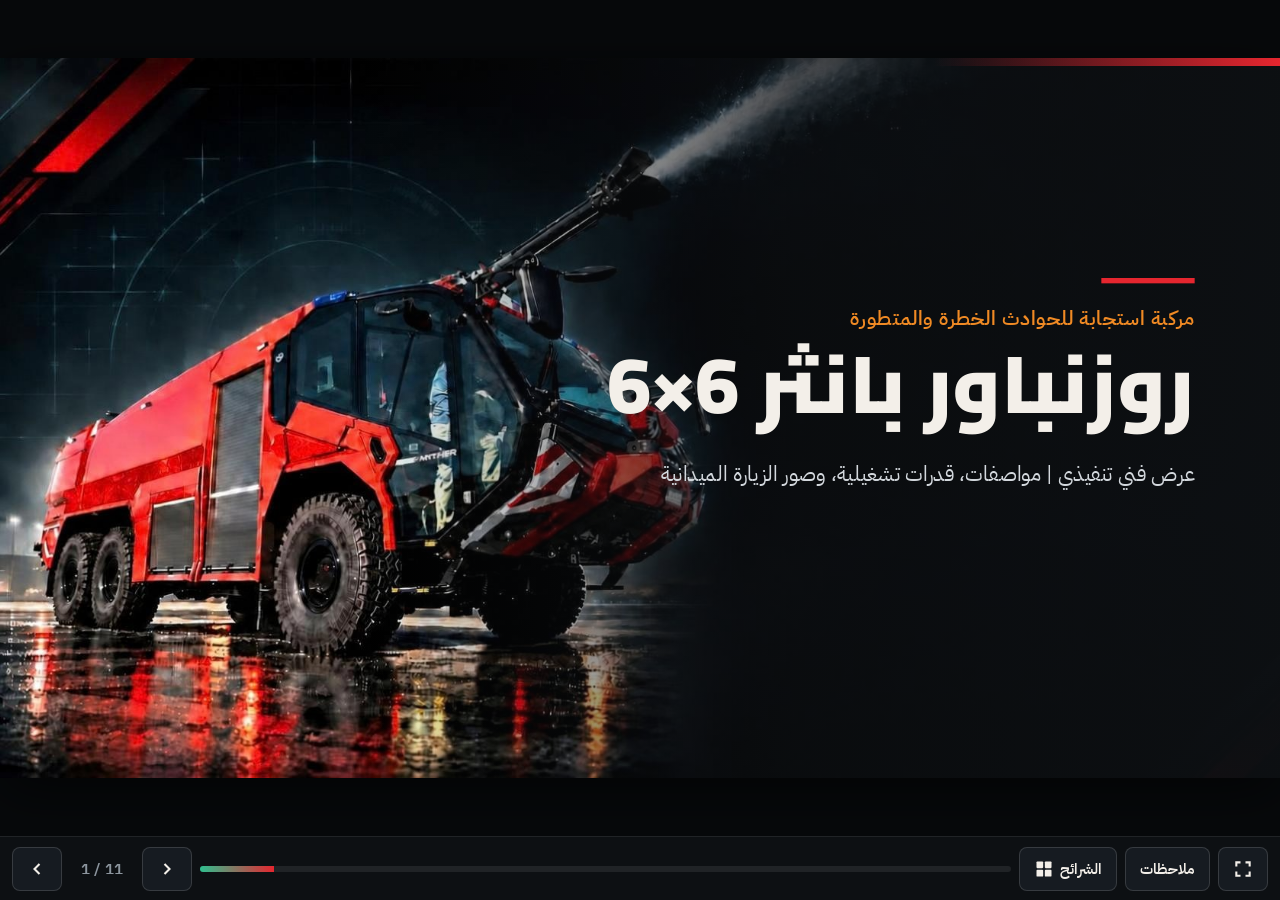
<file: index.html>
<!doctype html>
<html lang="ar">
<head>
<meta charset="utf-8">
<meta name="viewport" content="width=device-width, initial-scale=1, viewport-fit=cover">
<title>روزنباور بانثر 6×6</title>
<link rel="preconnect" href="https://fonts.googleapis.com">
<link rel="stylesheet" href="https://fonts.googleapis.com/css2?family=Cairo:wght@400;600;700;800;900&family=IBM+Plex+Sans+Arabic:wght@400;500;600;700&display=swap">
<style>
:root{--bg:#07090B;--panel:#161B21;--ink:#F3EFE9;--muted:#8C959E;--red:#E5262F;--teal:#2FBF8F}
@media (prefers-color-scheme: dark){:root:not([data-theme="light"]){--bg:#07090B;--panel:#161B21;--ink:#F3EFE9;--muted:#8C959E}}
:root[data-theme="dark"]{--bg:#07090B;--panel:#161B21;--ink:#F3EFE9;--muted:#8C959E}
*{box-sizing:border-box}
html,body{margin:0;height:100%;background:var(--bg);color:var(--ink);overflow:hidden;font-family:'IBM Plex Sans Arabic',Tahoma,sans-serif;-webkit-tap-highlight-color:transparent}
#viewport{position:fixed;inset:0 0 64px 0;display:flex;align-items:center;justify-content:center;overflow:hidden}
#stage{position:relative;width:1920px;height:1080px;flex:none;transform-origin:center center;box-shadow:0 20px 80px rgba(0,0,0,.6)}
.slide{position:absolute!important;inset:0;width:1920px;height:1080px;overflow:hidden;opacity:0;visibility:hidden;transition:opacity .55s ease,transform .55s ease;transform:translateX(-60px)}
.slide.active{opacity:1;visibility:visible;transform:none}
.slide.before{transform:translateX(60px)}
.slide p,.slide h1,.slide h2,.slide h3{margin:0}
.slide p{line-height:1.4}
.slide h1{line-height:1.1;font-weight:600}.slide h2{line-height:1.15;font-weight:600}.slide h3{line-height:1.2;font-weight:600}
.slide img{display:block}
.xi{display:block;flex:none}
.xe{border:0;background:transparent;pointer-events:none}
[data-build-in]{opacity:0;transition:opacity .6s ease,transform .7s cubic-bezier(.2,.8,.2,1)}
[data-build-in^="rise"]{transform:translateY(40px)}
[data-build-in^="left"]{transform:translateX(-60px)}
[data-build-in^="pop"],[data-build-in^="scale"]{transform:scale(.85)}
.slide.active [data-build-in].shown{opacity:1;transform:none}
.vwrap{position:absolute;cursor:pointer;background:#000}
.vplay{position:absolute;left:50%;top:50%;width:132px;height:132px;margin:-66px 0 0 -66px;border-radius:50%;border:0;background:rgba(229,38,47,.92);color:#fff;cursor:pointer;display:flex;align-items:center;justify-content:center;box-shadow:0 0 0 0 rgba(229,38,47,.6);animation:ping 2s infinite}
.vplay svg{width:64px;height:64px}
.vwrap.playing .vplay{opacity:0;pointer-events:none;animation:none}
@keyframes ping{0%{box-shadow:0 0 0 0 rgba(229,38,47,.55)}100%{box-shadow:0 0 0 36px rgba(229,38,47,0)}}
#bar{position:fixed;left:0;right:0;bottom:0;height:64px;display:flex;align-items:center;gap:8px;padding:0 12px;background:#0D1013;border-top:1px solid rgba(255,255,255,.08)}
#bar button{height:44px;min-width:44px;padding:0 14px;border-radius:8px;border:1px solid rgba(255,255,255,.14);background:var(--panel);color:var(--ink);font:600 15px 'IBM Plex Sans Arabic',Tahoma,sans-serif;cursor:pointer;display:flex;align-items:center;gap:6px}
#bar button:hover{border-color:var(--red)}
#bar svg{width:20px;height:20px}
#count{font:600 15px 'IBM Plex Sans Arabic',Tahoma,sans-serif;color:var(--muted);min-width:64px;text-align:center;font-variant-numeric:tabular-nums}
#prog{flex:1;height:6px;background:rgba(255,255,255,.08);border-radius:3px;overflow:hidden;cursor:pointer}
#prog i{display:block;height:100%;width:0;background:linear-gradient(90deg,var(--teal),var(--red));transition:width .4s}
#notes{position:fixed;left:12px;right:12px;bottom:76px;max-width:900px;margin:0 auto;padding:16px 20px;background:rgba(13,16,19,.95);border:1px solid rgba(255,255,255,.14);border-radius:10px;font-size:17px;line-height:1.6;direction:rtl;text-align:right;display:none}
#notes.on{display:block}
#grid{position:fixed;inset:0 0 64px 0;background:rgba(7,9,11,.97);overflow:auto;display:none;padding:24px;grid-template-columns:repeat(auto-fill,minmax(240px,1fr));gap:16px;align-content:start}
#grid.on{display:grid}
.thumb{position:relative;aspect-ratio:16/9;border-radius:8px;overflow:hidden;border:2px solid rgba(255,255,255,.12);cursor:pointer;background:#0D1013}
.thumb.cur{border-color:var(--red)}
.thumb .inner{position:absolute;left:0;top:0;width:1920px;height:1080px;transform-origin:0 0}
.thumb .inner .slide{opacity:1;visibility:visible;transform:none;transition:none}
.thumb .inner [data-build-in]{opacity:1;transform:none}
.thumb b{position:absolute;right:8px;bottom:6px;font:700 14px Tahoma,sans-serif;background:rgba(0,0,0,.7);padding:2px 8px;border-radius:4px}
.hide-sm{display:inline}
@media (max-width:560px){.hide-sm{display:none}#bar{gap:6px;padding:0 8px}#bar button{padding:0 10px}}
:fullscreen #viewport{inset:0}
:fullscreen #bar{opacity:0;transition:opacity .3s}
:fullscreen #bar:hover{opacity:1}
</style>
</head>
<body>
<div id="viewport"><div id="stage">
<section class="slide" id="cover" data-transition="fade" style="background:#0D1013;color:#F3EFE9;font-family:'IBM Plex Sans Arabic', Tahoma, sans-serif;text-align:right;padding:128px">
<img src="media/panther-bg.jpg" alt="مركبة روزنباور بانثر 6×6 أثناء تشغيل القاذف العلوي ليلاً" style="position:absolute;left:0;top:0;width:1920px;height:1080px;object-fit:cover">
<div style="position:absolute;left:0;top:0;width:1920px;height:1080px;background:linear-gradient(270deg, rgba(13,16,19,0.95) 0%, rgba(13,16,19,0.75) 38%, rgba(13,16,19,0) 72%)"></div>
<div style="position:absolute;right:0;top:0;width:520px;height:12px;background:linear-gradient(270deg, #E5262F 0%, rgba(229,38,47,0) 100%)"></div>
<div data-build-in="left 1" style="position:absolute;right:128px;top:330px;width:140px;height:8px;background:#E5262F"></div>
<p data-build-in="rise 2" style="position:absolute;right:128px;top:370px;width:900px;font-size:30px;font-weight:600;color:#F08A24;letter-spacing:1px;text-align:right">&#8235;مركبة استجابة للحوادث الخطرة والمتطورة&#8236;</p>
<h1 data-build-in="rise 3" style="position:absolute;right:128px;top:420px;width:1000px;font-family:'Cairo', Tahoma, sans-serif;font-size:120px;font-weight:900;line-height:1.15;text-align:right;color:#F3EFE9">&#8235;روزنباور بانثر 6×6&#8236;</h1>
<p data-build-in="rise 4" style="position:absolute;right:128px;top:600px;width:820px;font-size:32px;line-height:1.5;color:#D3D8DD;text-align:right">&#8235;عرض فني تنفيذي | مواصفات، قدرات تشغيلية، وصور الزيارة الميدانية&#8236;</p>
<p data-build-in="fade 5" style="position:absolute;right:128px;bottom:64px;width:900px;font-size:24px;letter-spacing:4px;color:#8C959E;text-align:right">ROSENBAUER · PANTHER 6×6 · ARFF</p>

</section>

<section class="slide" id="overview" data-transition="push" style="background:#0D1013;color:#F3EFE9;font-family:'IBM Plex Sans Arabic', Tahoma, sans-serif;text-align:right;padding:128px 128px 160px">
<img src="media/panther-bg.jpg" alt="" style="position:absolute;left:0;top:0;width:1920px;height:1080px;object-fit:cover;opacity:0.45">
<div style="position:absolute;left:0;top:0;width:1920px;height:1080px;background:linear-gradient(270deg, rgba(13,16,19,0.97) 0%, rgba(13,16,19,0.88) 50%, rgba(13,16,19,0.7) 100%)"></div>
<div style="position:absolute;right:0;top:0;width:520px;height:12px;background:linear-gradient(270deg, #E5262F 0%, rgba(229,38,47,0) 100%)"></div>
<div style="position:absolute;right:128px;top:128px;width:1100px;display:flex;flex-direction:column;align-items:end;gap:14px">
<p style="font-size:24px;font-weight:700;color:#2FBF8F;letter-spacing:4px">01</p>
<h2 style="font-family:'Cairo', Tahoma, sans-serif;font-size:72px;font-weight:800;line-height:1.15;text-align:right">&#8235;نظرة شاملة وسعات الإطفاء&#8236;</h2>
<div style="width:140px;height:6px;background:#E5262F"></div>
<p style="font-size:30px;line-height:1.45;color:#BAC2CA;text-align:right">&#8235;ملخص تنفيذي يجمع أهم مواصفات المركبة مع سعات مواد الإطفاء في صفحة واحدة بشكل واضح ومباشر.&#8236;</p>
</div>
<div data-build-in="pop 1" style="position:absolute;left:1400px;top:470px;width:392px;display:flex;flex-direction:column;align-items:end;gap:12px;padding:48px 40px;background:rgba(22,27,33,0.9);border:2px solid #2FBF8F;border-radius:6px">
<p style="font-family:'Cairo', Tahoma, sans-serif;font-size:80px;font-weight:800;line-height:1.1;color:#F3EFE9">6×6</p>
<p style="font-size:30px;color:#BAC2CA">&#8235;نظام الحركة&#8236;</p>
</div>
<div data-build-in="pop 2" style="position:absolute;left:976px;top:470px;width:392px;display:flex;flex-direction:column;align-items:end;gap:12px;padding:48px 40px;background:rgba(22,27,33,0.9);border:2px solid #2E8F86;border-radius:6px">
<p style="font-family:'Cairo', Tahoma, sans-serif;font-size:80px;font-weight:800;line-height:1.1;color:#F3EFE9">≈ 700</p>
<p style="font-size:30px;color:#BAC2CA">&#8235;حصان — قدرة المحرك&#8236;</p>
</div>
<div data-build-in="pop 3" style="position:absolute;left:552px;top:470px;width:392px;display:flex;flex-direction:column;align-items:end;gap:12px;padding:48px 40px;background:rgba(22,27,33,0.9);border:2px solid #E5262F;border-radius:6px">
<p style="font-family:'Cairo', Tahoma, sans-serif;font-size:80px;font-weight:800;line-height:1.1;color:#F3EFE9">12,500</p>
<p style="font-size:30px;color:#BAC2CA">&#8235;لتر ماء&#8236;</p>
</div>
<div data-build-in="pop 4" style="position:absolute;left:128px;top:470px;width:392px;display:flex;flex-direction:column;align-items:end;gap:12px;padding:48px 40px;background:rgba(22,27,33,0.9);border:2px solid #F08A24;border-radius:6px">
<p style="font-family:'Cairo', Tahoma, sans-serif;font-size:80px;font-weight:800;line-height:1.1;color:#F3EFE9">1,500</p>
<p style="font-size:30px;color:#BAC2CA">&#8235;لتر رغوة&#8236;</p>
</div>
<div data-build-in="rise 5" style="position:absolute;left:128px;top:790px;width:1664px;display:flex;flex-direction:row-reverse;justify-content:start;gap:20px">
<p style="font-size:28px;font-weight:600;color:#F3EFE9;background:rgba(229,38,47,0.16);border:1px solid rgba(229,38,47,0.6);border-radius:40px;padding:12px 32px">&#8235;سرعة قصوى 115 كم/س&#8236;</p>
<p style="font-size:28px;font-weight:600;color:#F3EFE9;background:rgba(47,191,143,0.14);border:1px solid rgba(47,191,143,0.6);border-radius:40px;padding:12px 32px">&#8235;الطاقم: سائق + 4 إطفائيين&#8236;</p>
<p style="font-size:28px;font-weight:600;color:#F3EFE9;background:rgba(240,138,36,0.14);border:1px solid rgba(240,138,36,0.6);border-radius:40px;padding:12px 32px">&#8235;بودرة DCP: 250 كجم&#8236;</p>
</div>
<div style="position:absolute;left:128px;bottom:64px;width:1664px;display:flex;flex-direction:row;justify-content:space-between">
<p style="font-size:24px;letter-spacing:3px;color:#2FBF8F;text-align:left">PANTHER 6×6 | TECHNICAL BRIEF</p>
<p style="font-size:24px;color:#8C959E">02</p>
</div>

</section>

<section class="slide" id="drive" data-transition="push" style="background:#0D1013;color:#F3EFE9;font-family:'IBM Plex Sans Arabic', Tahoma, sans-serif;text-align:right;padding:128px 128px 160px">
<img src="media/panther-bg.jpg" alt="" style="position:absolute;left:0;top:0;width:1920px;height:1080px;object-fit:cover;opacity:0.3">
<div style="position:absolute;left:0;top:0;width:1920px;height:1080px;background:linear-gradient(270deg, rgba(13,16,19,0.97) 0%, rgba(13,16,19,0.9) 55%, rgba(13,16,19,0.8) 100%)"></div>
<div style="position:absolute;right:0;top:0;width:520px;height:12px;background:linear-gradient(270deg, #E5262F 0%, rgba(229,38,47,0) 100%)"></div>
<img data-build-in="left 1" src="media/sim-cockpit.jpg" alt="مقصورة محاكي قيادة بانثر: عجلة القيادة وأذرع التحكم وشاشات تعرض سيناريو حريق طائرة" style="position:absolute;left:128px;top:128px;width:560px;height:792px;object-fit:cover;border-radius:6px;border:2px solid rgba(255,255,255,0.14)">
<div data-build-in="fade 2" style="position:absolute;left:152px;top:836px;width:512px;display:flex;flex-direction:row-reverse;align-items:center;gap:14px;padding:14px 22px;background:rgba(13,16,19,0.82);border-radius:40px">
<svg class="xi" style="color:#E5262F;width:40px;height:40px" viewBox="0 0 24 24" fill="none" stroke="currentColor" stroke-width="2" stroke-linecap="round" stroke-linejoin="round" aria-hidden="true"><polyline points="3,12 7,12 10,4 14,20 17,12 21,12"/></svg>
<p style="font-size:24px;font-weight:600;color:#F3EFE9">&#8235;مقصورة محاكي القيادة — بانثر&#8236;</p>
</div>
<div style="position:absolute;right:128px;top:128px;width:1000px;display:flex;flex-direction:column;align-items:end;gap:14px">
<p style="font-size:24px;font-weight:700;color:#2FBF8F;letter-spacing:4px">02</p>
<h2 style="font-family:'Cairo', Tahoma, sans-serif;font-size:72px;font-weight:800;line-height:1.15;text-align:right">&#8235;منظومة القيادة والطاقم&#8236;</h2>
<div style="width:140px;height:6px;background:#E5262F"></div>
<p style="font-size:30px;line-height:1.45;color:#BAC2CA;text-align:right">&#8235;قدرة حركة عالية مع ناقل أوتوماتيك ومقصورة مهيأة لطاقم الاستجابة الأولية.&#8236;</p>
</div>
<div data-build-in="rise 3" style="position:absolute;right:128px;top:400px;width:1000px;display:flex;flex-direction:column;align-items:end;gap:16px;padding:36px 40px;background:rgba(22,27,33,0.85);border:1px solid rgba(255,255,255,0.12);border-radius:6px">
<h3 style="font-family:'Cairo', Tahoma, sans-serif;font-size:44px;font-weight:700;line-height:1.2;text-align:right">&#8235;شركة فولفو | ناقل حركة أوتوماتيك&#8236;</h3>
<p style="font-size:30px;line-height:1.5;color:#D3D8DD;text-align:right">&#8235;منظومة القيادة تعتمد على شركة فولفو مع ناقل حركة أوتوماتيك، وتدعمها شاشة تحكم مركزية لمراقبة وتشغيل معدات الإطفاء مثل قوة دفع المياه، ضغط المياه، خلط الماء بالرغوة، ونظام البودرة DCP.&#8236;</p>
</div>
<div data-build-in="rise 4" style="position:absolute;right:128px;top:740px;width:1000px;display:flex;flex-direction:row-reverse;align-items:center;gap:32px">
<div style="display:flex;flex-direction:column;align-items:center;justify-content:center;width:120px;height:120px;background:#E5262F;border-radius:50%">
<svg class="xi" style="color:#F3EFE9;width:64px;height:64px" viewBox="0 0 24 24" fill="none" stroke="currentColor" stroke-width="2" stroke-linecap="round" stroke-linejoin="round" aria-hidden="true"><circle cx="9" cy="8" r="3.5"/><path d="M2 20c0-3.5 3-6 7-6s7 2.5 7 6"/><circle cx="17" cy="9" r="2.5"/><path d="M17 14c2.8 0 5 2 5 5"/></svg>
</div>
<div style="display:flex;flex-direction:column;align-items:end;gap:4px">
<p style="font-size:24px;font-weight:700;color:#2FBF8F;letter-spacing:1px">&#8235;طاقم المركبة&#8236;</p>
<p style="font-family:'Cairo', Tahoma, sans-serif;font-size:44px;font-weight:800;line-height:1.2">&#8235;سائق + 4 إطفائيين — جاهزية تدخل كاملة&#8236;</p>
</div>
</div>
<div style="position:absolute;left:128px;bottom:64px;width:1664px;display:flex;flex-direction:row;justify-content:space-between">
<p style="font-size:24px;letter-spacing:3px;color:#2FBF8F;text-align:left">PANTHER 6×6 | TECHNICAL BRIEF</p>
<p style="font-size:24px;color:#8C959E">&#8235;قيم الأداء مشروطة بتهيئة المركبة والحمولة · 03&#8236;</p>
</div>

</section>

<section class="slide" id="pump" data-transition="push" style="background:#0D1013;color:#F3EFE9;font-family:'IBM Plex Sans Arabic', Tahoma, sans-serif;text-align:right;padding:128px 128px 160px">
<img src="media/panther-bg.jpg" alt="" style="position:absolute;left:0;top:0;width:1920px;height:1080px;object-fit:cover;opacity:0.35">
<div style="position:absolute;left:0;top:0;width:1920px;height:1080px;background:linear-gradient(270deg, rgba(13,16,19,0.97) 0%, rgba(13,16,19,0.9) 45%, rgba(13,16,19,0.78) 100%)"></div>
<div style="position:absolute;right:0;top:0;width:520px;height:12px;background:linear-gradient(270deg, #E5262F 0%, rgba(229,38,47,0) 100%)"></div>
<iframe class="xe" sandbox="allow-scripts" style="position:absolute;left:128px;top:200px;width:860px;height:640px" srcdoc="&lt;!doctype html&gt;&lt;html&gt;&lt;head&gt;&lt;style&gt;
html,body{margin:0;background:transparent;overflow:hidden;font-family:Arial,Helvetica,sans-serif}
.jet{fill:none;stroke-linecap:round;stroke-dasharray:18 14;animation:flow .7s linear infinite}
.draw{fill:none;stroke-linecap:round;stroke-dasharray:1200;stroke-dashoffset:1200;animation:draw 1.6s ease-out forwards}
.d2{animation-delay:.6s}
@keyframes flow{to{stroke-dashoffset:-64}}
@keyframes draw{to{stroke-dashoffset:0}}
.ring{transform-origin:150px 150px;animation:spin 5s linear infinite}
@keyframes spin{to{transform:rotate(360deg)}}
.pulse{transform-box:fill-box;transform-origin:center;animation:pulse 1.6s ease-out infinite}
@keyframes pulse{0%{transform:scale(.4);opacity:1}100%{transform:scale(2.4);opacity:0}}
.band{animation:band 2s ease-in-out infinite}
@keyframes band{50%{opacity:.25}}
.lbl{fill:#BAC2CA;font-size:26px;font-weight:bold}
&lt;/style&gt;&lt;/head&gt;&lt;body&gt;
&lt;svg viewBox=&quot;0 0 860 640&quot; width=&quot;860&quot; height=&quot;640&quot;&gt;
&lt;defs&gt;
&lt;linearGradient id=&quot;g1&quot; x1=&quot;1&quot; y1=&quot;0&quot; x2=&quot;0&quot; y2=&quot;0&quot;&gt;&lt;stop offset=&quot;0&quot; stop-color=&quot;#ffffff&quot;/&gt;&lt;stop offset=&quot;1&quot; stop-color=&quot;#2FBF8F&quot;/&gt;&lt;/linearGradient&gt;
&lt;linearGradient id=&quot;g2&quot; x1=&quot;1&quot; y1=&quot;0&quot; x2=&quot;0&quot; y2=&quot;0&quot;&gt;&lt;stop offset=&quot;0&quot; stop-color=&quot;#ffffff&quot;/&gt;&lt;stop offset=&quot;1&quot; stop-color=&quot;#E5262F&quot;/&gt;&lt;/linearGradient&gt;
&lt;/defs&gt;
&lt;line x1=&quot;40&quot; y1=&quot;560&quot; x2=&quot;820&quot; y2=&quot;560&quot; stroke=&quot;#3A444E&quot; stroke-width=&quot;3&quot;/&gt;
&lt;rect class=&quot;band&quot; x=&quot;60&quot; y=&quot;548&quot; width=&quot;160&quot; height=&quot;24&quot; rx=&quot;4&quot; fill=&quot;#E5262F&quot; opacity=&quot;.55&quot;/&gt;
&lt;g stroke=&quot;#8C959E&quot; stroke-width=&quot;3&quot;&gt;&lt;line x1=&quot;780&quot; y1=&quot;550&quot; x2=&quot;780&quot; y2=&quot;578&quot;/&gt;&lt;line x1=&quot;540&quot; y1=&quot;550&quot; x2=&quot;540&quot; y2=&quot;578&quot;/&gt;&lt;line x1=&quot;220&quot; y1=&quot;550&quot; x2=&quot;220&quot; y2=&quot;578&quot;/&gt;&lt;line x1=&quot;60&quot; y1=&quot;550&quot; x2=&quot;60&quot; y2=&quot;578&quot;/&gt;&lt;/g&gt;
&lt;text class=&quot;lbl&quot; x=&quot;780&quot; y=&quot;612&quot; text-anchor=&quot;middle&quot;&gt;0&lt;/text&gt;
&lt;text class=&quot;lbl&quot; x=&quot;540&quot; y=&quot;612&quot; text-anchor=&quot;middle&quot;&gt;30 m&lt;/text&gt;
&lt;text class=&quot;lbl&quot; x=&quot;220&quot; y=&quot;612&quot; text-anchor=&quot;middle&quot;&gt;70 m&lt;/text&gt;
&lt;text class=&quot;lbl&quot; x=&quot;60&quot; y=&quot;612&quot; text-anchor=&quot;middle&quot;&gt;90 m&lt;/text&gt;
&lt;path class=&quot;draw&quot; d=&quot;M780 480 Q 650 360 540 556&quot; stroke=&quot;#2FBF8F&quot; stroke-width=&quot;10&quot; opacity=&quot;.35&quot;/&gt;
&lt;path class=&quot;jet&quot; d=&quot;M780 480 Q 650 360 540 556&quot; stroke=&quot;url(#g1)&quot; stroke-width=&quot;6&quot;/&gt;
&lt;path class=&quot;draw d2&quot; d=&quot;M770 400 Q 430 20 140 556&quot; stroke=&quot;#E5262F&quot; stroke-width=&quot;12&quot; opacity=&quot;.35&quot;/&gt;
&lt;path class=&quot;jet&quot; d=&quot;M770 400 Q 430 20 140 556&quot; stroke=&quot;url(#g2)&quot; stroke-width=&quot;7&quot;/&gt;
&lt;circle cx=&quot;780&quot; cy=&quot;480&quot; r=&quot;10&quot; fill=&quot;#2FBF8F&quot;/&gt;&lt;circle class=&quot;pulse&quot; cx=&quot;780&quot; cy=&quot;480&quot; r=&quot;10&quot; fill=&quot;none&quot; stroke=&quot;#2FBF8F&quot; stroke-width=&quot;3&quot;/&gt;
&lt;circle cx=&quot;770&quot; cy=&quot;400&quot; r=&quot;10&quot; fill=&quot;#E5262F&quot;/&gt;&lt;circle class=&quot;pulse&quot; cx=&quot;770&quot; cy=&quot;400&quot; r=&quot;10&quot; fill=&quot;none&quot; stroke=&quot;#E5262F&quot; stroke-width=&quot;3&quot;/&gt;
&lt;circle cx=&quot;150&quot; cy=&quot;150&quot; r=&quot;104&quot; fill=&quot;#161B21&quot; stroke=&quot;#2A323A&quot; stroke-width=&quot;10&quot;/&gt;
&lt;circle class=&quot;ring&quot; cx=&quot;150&quot; cy=&quot;150&quot; r=&quot;104&quot; fill=&quot;none&quot; stroke=&quot;#E5262F&quot; stroke-width=&quot;10&quot; stroke-dasharray=&quot;420 240&quot; stroke-linecap=&quot;round&quot;/&gt;
&lt;text x=&quot;150&quot; y=&quot;122&quot; text-anchor=&quot;middle&quot; fill=&quot;#F3EFE9&quot; font-size=&quot;30&quot; font-weight=&quot;bold&quot;&gt;PUMP&lt;/text&gt;
&lt;text x=&quot;150&quot; y=&quot;198&quot; text-anchor=&quot;middle&quot; fill=&quot;#E5262F&quot; font-size=&quot;82&quot; font-weight=&quot;900&quot;&gt;9K&lt;/text&gt;
&lt;/svg&gt;
&lt;/body&gt;&lt;/html&gt;"></iframe>
<div style="position:absolute;right:128px;top:128px;width:760px;display:flex;flex-direction:column;align-items:end;gap:14px">
<p style="font-size:24px;font-weight:700;color:#2FBF8F;letter-spacing:4px">03</p>
<h2 style="font-family:'Cairo', Tahoma, sans-serif;font-size:72px;font-weight:800;line-height:1.15;text-align:right">&#8235;منظومة الضخ والقاذفات&#8236;</h2>
<div style="width:140px;height:6px;background:#E5262F"></div>
<p style="font-size:30px;line-height:1.45;color:#BAC2CA;text-align:right">&#8235;تدفق عالٍ ومدى رمي مناسب للتعامل مع حوادث المواد الخطرة والحوادث المتطورة.&#8236;</p>
</div>
<p data-build-in="fade 1" style="position:absolute;right:128px;top:440px;width:760px;font-size:30px;font-weight:700;color:#2FBF8F;text-align:right">&#8235;مدى القاذفين — هجوم علوي وأمامي&#8236;</p>
<div data-build-in="rise 2" style="position:absolute;left:1424px;top:500px;width:368px;display:flex;flex-direction:column;align-items:end;gap:8px;padding:28px 32px;background:rgba(22,27,33,0.9);border:2px solid #2FBF8F;border-radius:6px">
<p style="font-family:'Cairo', Tahoma, sans-serif;font-size:72px;font-weight:900;line-height:1.1;color:#2FBF8F">&#8235;30 م&#8236;</p>
<p style="font-size:26px;line-height:1.4;color:#D3D8DD;text-align:right">&#8235;القاذف الأول (السفلي): مدى يصل إلى 30 متر&#8236;</p>
</div>
<div data-build-in="rise 3" style="position:absolute;left:1032px;top:500px;width:368px;display:flex;flex-direction:column;align-items:end;gap:8px;padding:28px 32px;background:rgba(22,27,33,0.9);border:2px solid #E5262F;border-radius:6px">
<p style="font-family:'Cairo', Tahoma, sans-serif;font-size:72px;font-weight:900;line-height:1.1;color:#E5262F">&#8235;70-90 م&#8236;</p>
<p style="font-size:26px;line-height:1.4;color:#D3D8DD;text-align:right">&#8235;القاذف الثاني (العلوي): مدى يقارب 70-90 متر حسب الضغط والإعداد&#8236;</p>
</div>
<div style="position:absolute;left:128px;bottom:64px;width:1664px;display:flex;flex-direction:row;justify-content:space-between">
<p style="font-size:24px;letter-spacing:3px;color:#2FBF8F;text-align:left">PANTHER 6×6 | TECHNICAL BRIEF</p>
<p style="font-size:24px;color:#8C959E">&#8235;معدل التدفق يتأثر بإعداد المضخة والضغط وخطوط التصريف · 04&#8236;</p>
</div>

</section>

<section class="slide" id="parts" data-transition="push" style="background:#0D1013;color:#F3EFE9;font-family:'IBM Plex Sans Arabic', Tahoma, sans-serif;text-align:right;padding:128px 128px 160px">
<img src="media/panther-bg.jpg" alt="" style="position:absolute;left:0;top:0;width:1920px;height:1080px;object-fit:cover;opacity:0.3">
<div style="position:absolute;left:0;top:0;width:1920px;height:1080px;background:linear-gradient(270deg, rgba(13,16,19,0.97) 0%, rgba(13,16,19,0.9) 55%, rgba(13,16,19,0.8) 100%)"></div>
<div style="position:absolute;right:0;top:0;width:520px;height:12px;background:linear-gradient(270deg, #E5262F 0%, rgba(229,38,47,0) 100%)"></div>
<img data-build-in="left 1" src="media/photo-spray.jpg" alt="مركبة بانثر 6×6 تشغّل القاذف العلوي على المدرج أثناء الزيارة الميدانية" style="position:absolute;left:128px;top:128px;width:560px;height:792px;object-fit:cover;border-radius:6px;border:2px solid rgba(255,255,255,0.14)">
<div style="position:absolute;right:128px;top:128px;width:1000px;display:flex;flex-direction:column;align-items:end;gap:14px">
<p style="font-size:24px;font-weight:700;color:#2FBF8F;letter-spacing:4px">04</p>
<h2 style="font-family:'Cairo', Tahoma, sans-serif;font-size:72px;font-weight:800;line-height:1.15;text-align:right">&#8235;الأجزاء الرئيسية والأبعاد&#8236;</h2>
<div style="width:140px;height:6px;background:#E5262F"></div>
<p style="font-size:30px;line-height:1.45;color:#BAC2CA;text-align:right">&#8235;توزيع أبرز أنظمة المركبة مع الأبعاد الرئيسية لتسهيل القراءة الفنية.&#8236;</p>
</div>
<div data-build-in="pop 2" style="position:absolute;left:1475px;top:400px;width:317px;display:flex;flex-direction:column;align-items:end;gap:6px;padding:28px 28px;background:rgba(22,27,33,0.9);border:2px solid #E5262F;border-radius:6px">
<p style="font-family:'Cairo', Tahoma, sans-serif;font-size:64px;font-weight:900;line-height:1.1">&#8235;11.5 م&#8236;</p>
<p style="font-size:28px;color:#BAC2CA">&#8235;الطول&#8236;</p>
</div>
<div data-build-in="pop 3" style="position:absolute;left:1134px;top:400px;width:317px;display:flex;flex-direction:column;align-items:end;gap:6px;padding:28px 28px;background:rgba(22,27,33,0.9);border:2px solid #F08A24;border-radius:6px">
<p style="font-family:'Cairo', Tahoma, sans-serif;font-size:64px;font-weight:900;line-height:1.1">&#8235;3 م&#8236;</p>
<p style="font-size:28px;color:#BAC2CA">&#8235;العرض&#8236;</p>
</div>
<div data-build-in="pop 4" style="position:absolute;left:793px;top:400px;width:317px;display:flex;flex-direction:column;align-items:end;gap:6px;padding:28px 28px;background:rgba(22,27,33,0.9);border:2px solid #2FBF8F;border-radius:6px">
<p style="font-family:'Cairo', Tahoma, sans-serif;font-size:64px;font-weight:900;line-height:1.1">&#8235;4 م&#8236;</p>
<p style="font-size:28px;color:#BAC2CA">&#8235;الارتفاع&#8236;</p>
</div>
<p data-build-in="fade 5" style="position:absolute;right:128px;top:600px;width:1000px;font-size:26px;font-weight:700;color:#2FBF8F;text-align:right">&#8235;الأنظمة الرئيسية للمركبة&#8236;</p>
<div data-build-in="rise 6" style="position:absolute;left:1300px;top:648px;width:492px;display:flex;flex-direction:row-reverse;align-items:center;gap:18px;padding:14px 20px;background:rgba(22,27,33,0.9);border:1px solid rgba(255,255,255,0.12);border-radius:6px">
<div style="display:flex;align-items:center;justify-content:center;width:48px;height:48px;background:#E5262F;border-radius:50%"><p style="font-size:24px;font-weight:700">1</p></div>
<p style="font-size:30px;font-weight:600">&#8235;المراقب العلوي&#8236;</p>
</div>
<div data-build-in="rise 7" style="position:absolute;left:792px;top:648px;width:492px;display:flex;flex-direction:row-reverse;align-items:center;gap:18px;padding:14px 20px;background:rgba(22,27,33,0.9);border:1px solid rgba(255,255,255,0.12);border-radius:6px">
<div style="display:flex;align-items:center;justify-content:center;width:48px;height:48px;background:#E5262F;border-radius:50%"><p style="font-size:24px;font-weight:700">2</p></div>
<p style="font-size:30px;font-weight:600">&#8235;مقصورة الطاقم&#8236;</p>
</div>
<div data-build-in="rise 8" style="position:absolute;left:1300px;top:740px;width:492px;display:flex;flex-direction:row-reverse;align-items:center;gap:18px;padding:14px 20px;background:rgba(22,27,33,0.9);border:1px solid rgba(255,255,255,0.12);border-radius:6px">
<div style="display:flex;align-items:center;justify-content:center;width:48px;height:48px;background:#E5262F;border-radius:50%"><p style="font-size:24px;font-weight:700">3</p></div>
<p style="font-size:30px;font-weight:600">&#8235;الخزانات&#8236;</p>
</div>
<div data-build-in="rise 9" style="position:absolute;left:792px;top:740px;width:492px;display:flex;flex-direction:row-reverse;align-items:center;gap:18px;padding:14px 20px;background:rgba(22,27,33,0.9);border:1px solid rgba(255,255,255,0.12);border-radius:6px">
<div style="display:flex;align-items:center;justify-content:center;width:48px;height:48px;background:#E5262F;border-radius:50%"><p style="font-size:24px;font-weight:700">4</p></div>
<p style="font-size:30px;font-weight:600">&#8235;حجرة المضخة&#8236;</p>
</div>
<div data-build-in="rise 10" style="position:absolute;left:1300px;top:832px;width:492px;display:flex;flex-direction:row-reverse;align-items:center;gap:18px;padding:14px 20px;background:rgba(22,27,33,0.9);border:1px solid rgba(255,255,255,0.12);border-radius:6px">
<div style="display:flex;align-items:center;justify-content:center;width:48px;height:48px;background:#E5262F;border-radius:50%"><p style="font-size:24px;font-weight:700">5</p></div>
<p style="font-size:30px;font-weight:600">&#8235;المحرك والحركة&#8236;</p>
</div>
<div style="position:absolute;left:128px;bottom:64px;width:1664px;display:flex;flex-direction:row;justify-content:space-between">
<p style="font-size:24px;letter-spacing:3px;color:#2FBF8F;text-align:left">PANTHER 6×6 | TECHNICAL BRIEF</p>
<p style="font-size:24px;color:#8C959E">&#8235;الأبعاد الرئيسية: الطول 11.5 م | العرض 3 م | الارتفاع 4 م · 05&#8236;</p>
</div>

</section>

<section class="slide" id="spec" data-transition="fade" style="background:#0D1013;color:#F3EFE9;font-family:'IBM Plex Sans Arabic', Tahoma, sans-serif;text-align:right;padding:128px">
<img src="media/panther-bg.jpg" alt="مركبة بانثر 6×6 ليلاً" style="position:absolute;left:0;top:0;width:1920px;height:1080px;object-fit:cover;opacity:0.85">
<div style="position:absolute;left:0;top:0;width:1920px;height:1080px;background:linear-gradient(270deg, rgba(13,16,19,0.97) 0%, rgba(13,16,19,0.9) 45%, rgba(13,16,19,0.15) 75%)"></div>
<div style="position:absolute;right:0;top:0;width:520px;height:12px;background:linear-gradient(270deg, #E5262F 0%, rgba(229,38,47,0) 100%)"></div>
<div style="position:absolute;right:128px;top:110px;width:900px;display:flex;flex-direction:column;align-items:end;gap:6px">
<p style="font-size:26px;font-weight:700;letter-spacing:6px;color:#E5262F">ROSENBAUER</p>
<h1 style="font-family:'Cairo', Tahoma, sans-serif;font-size:104px;font-weight:900;line-height:1.05;letter-spacing:2px">PANTHER</h1>
<h3 style="font-family:'Cairo', Tahoma, sans-serif;font-size:44px;font-weight:700;line-height:1.2;text-align:right">&#8235;مركبة الإطفاء والإنقاذ في المطارات&#8236;</h3>
<p style="font-size:26px;line-height:1.45;color:#BAC2CA;text-align:right">&#8235;أداء عالٍ ومدى كبير لمكافحة حرائق الطائرات في ساحات المطارات، مع منظومة متكاملة للضخ والقاذفات والتقنيات الحديثة.&#8236;</p>
</div>
<div data-build-in="left 1" style="position:absolute;right:128px;top:440px;width:900px;display:flex;flex-direction:row-reverse;align-items:start;gap:24px">
<div style="display:flex;align-items:center;justify-content:center;width:72px;height:72px;border:3px solid #E5262F;border-radius:50%"><svg class="xi" style="color:#E5262F;width:40px;height:40px" viewBox="0 0 24 24" fill="none" stroke="currentColor" stroke-width="2" stroke-linecap="round" stroke-linejoin="round" aria-hidden="true"><path d="M3 21l8-8"/><path d="M14.5 3.5a5 5 0 0 0 6 6l-4.5 4.5-6-6z"/></svg></div>
<div style="flex:1;display:flex;flex-direction:column;align-items:end;gap:2px">
<p style="font-size:30px;font-weight:700">&#8235;الأبعاد&#8236;</p>
<p style="font-size:26px;color:#D3D8DD;text-align:right">&#8235;الطول: 11.5 متر | العرض: 3 متر | الارتفاع: 4 متر&#8236;</p>
</div>
</div>
<div data-build-in="left 2" style="position:absolute;right:128px;top:536px;width:900px;display:flex;flex-direction:row-reverse;align-items:start;gap:24px">
<div style="display:flex;align-items:center;justify-content:center;width:72px;height:72px;border:3px solid #E5262F;border-radius:50%"><svg class="xi" style="color:#E5262F;width:40px;height:40px" viewBox="0 0 24 24" fill="none" stroke="currentColor" stroke-width="2" stroke-linecap="round" stroke-linejoin="round" aria-hidden="true"><circle cx="12" cy="12" r="3"/><circle cx="12" cy="12" r="7.5" stroke-dasharray="3.2 2.6" stroke-width="3"/></svg></div>
<div style="flex:1;display:flex;flex-direction:column;align-items:end;gap:2px">
<p style="font-size:30px;font-weight:700">&#8235;المحرك&#8236;</p>
<p style="font-size:26px;color:#D3D8DD;text-align:right">&#8235;شركة Volvo — جير أوتوماتيكي (Automatic)&#8236;</p>
</div>
</div>
<div data-build-in="left 3" style="position:absolute;right:128px;top:632px;width:900px;display:flex;flex-direction:row-reverse;align-items:start;gap:24px">
<div style="display:flex;align-items:center;justify-content:center;width:72px;height:72px;border:3px solid #E5262F;border-radius:50%"><svg class="xi" style="color:#E5262F;width:40px;height:40px" viewBox="0 0 24 24" fill="none" stroke="currentColor" stroke-width="2" stroke-linecap="round" stroke-linejoin="round" aria-hidden="true"><path d="M13 2L4 14h7l-1 8 9-12h-7z"/></svg></div>
<div style="flex:1;display:flex;flex-direction:column;align-items:end;gap:2px">
<p style="font-size:30px;font-weight:700">&#8235;القاذفات&#8236;</p>
<p style="font-size:26px;color:#D3D8DD;text-align:right">&#8235;القاذف الأول: مدى يصل إلى 30 متر&#8236;</p>
<p style="font-size:26px;color:#D3D8DD;text-align:right">&#8235;القاذف الثاني: مدى يصل إلى 70-90 متر&#8236;</p>
</div>
</div>
<div data-build-in="left 4" style="position:absolute;right:128px;top:766px;width:900px;display:flex;flex-direction:row-reverse;align-items:start;gap:24px">
<div style="display:flex;align-items:center;justify-content:center;width:72px;height:72px;border:3px solid #E5262F;border-radius:50%"><svg class="xi" style="color:#E5262F;width:40px;height:40px" viewBox="0 0 24 24" fill="none" stroke="currentColor" stroke-width="2" stroke-linecap="round" stroke-linejoin="round" aria-hidden="true"><circle cx="9" cy="8" r="3.5"/><path d="M2 20c0-3.5 3-6 7-6s7 2.5 7 6"/><circle cx="17" cy="9" r="2.5"/><path d="M17 14c2.8 0 5 2 5 5"/></svg></div>
<div style="flex:1;display:flex;flex-direction:column;align-items:end;gap:2px">
<p style="font-size:30px;font-weight:700">&#8235;المقصورة&#8236;</p>
<p style="font-size:26px;color:#D3D8DD;text-align:right">&#8235;مقصورة متقدمة ومريحة للطاقم مجهزة بأحدث أنظمة التحكم والمراقبة&#8236;</p>
</div>
</div>
<div data-build-in="left 5" style="position:absolute;right:128px;top:862px;width:900px;display:flex;flex-direction:row-reverse;align-items:start;gap:24px">
<div style="display:flex;align-items:center;justify-content:center;width:72px;height:72px;border:3px solid #E5262F;border-radius:50%"><svg class="xi" style="color:#E5262F;width:40px;height:40px" viewBox="0 0 24 24" fill="none" stroke="currentColor" stroke-width="2" stroke-linecap="round" stroke-linejoin="round" aria-hidden="true"><path d="M12 2l8 3v6c0 5-3.5 9-8 11-4.5-2-8-6-8-11V5z"/><path d="M8.5 12l2.5 2.5 4.5-5"/></svg></div>
<div style="flex:1;display:flex;flex-direction:column;align-items:end;gap:2px">
<p style="font-size:30px;font-weight:700">&#8235;الاستخدام&#8236;</p>
<p style="font-size:26px;color:#D3D8DD;text-align:right">&#8235;مكافحة حرائق الطائرات والمواد الخطرة في ساحات المطارات&#8236;</p>
</div>
</div>
<div data-build-in="rise 6" style="position:absolute;left:128px;top:690px;width:640px;display:flex;flex-direction:column;align-items:center;gap:14px;padding:32px 36px;background:rgba(13,16,19,0.82);border:2px solid #E5262F;border-radius:14px">
<h3 style="font-family:'Cairo', Tahoma, sans-serif;font-size:36px;font-weight:800;line-height:1.2;text-align:center">&#8235;الاستخدامات التشغيلية&#8236;</h3>
<div style="width:120px;height:4px;background:#E5262F"></div>
<p style="font-size:26px;line-height:1.5;color:#D3D8DD;text-align:center">&#8235;مخصصة للاستجابة للحوادث المتطورة وحوادث المواد الخطرة، ودعم عمليات التدخل السريع والسيطرة على المخاطر المتصاعدة.&#8236;</p>
</div>

</section>

<section class="slide" id="usage" data-transition="push" style="background:#0D1013;color:#F3EFE9;font-family:'IBM Plex Sans Arabic', Tahoma, sans-serif;text-align:right;padding:128px 128px 160px">
<img src="media/panther-bg.jpg" alt="" style="position:absolute;left:0;top:0;width:1920px;height:1080px;object-fit:cover;opacity:0.4">
<div style="position:absolute;left:0;top:0;width:1920px;height:1080px;background:linear-gradient(270deg, rgba(13,16,19,0.97) 0%, rgba(13,16,19,0.88) 50%, rgba(13,16,19,0.75) 100%)"></div>
<div style="position:absolute;right:0;top:0;width:520px;height:12px;background:linear-gradient(270deg, #E5262F 0%, rgba(229,38,47,0) 100%)"></div>
<div style="position:absolute;right:128px;top:128px;width:1200px;display:flex;flex-direction:column;align-items:end;gap:14px">
<p style="font-size:24px;font-weight:700;color:#2FBF8F;letter-spacing:4px">05</p>
<h2 style="font-family:'Cairo', Tahoma, sans-serif;font-size:72px;font-weight:800;line-height:1.15;text-align:right">&#8235;مجالات <span style="color:#E5262F">الاستخدام</span>&#8236;</h2>
<div style="width:140px;height:6px;background:#E5262F"></div>
<p style="font-size:30px;line-height:1.45;color:#BAC2CA;text-align:right">&#8235;تُستخدم المركبة للتعامل مع الحوادث المتطورة وحوادث المواد الخطرة.&#8236;</p>
</div>
<img data-build-in="left 1" src="media/photo-briefing.jpg" alt="جلسة الشرح الفني لفريق الزيارة في قاعة الاجتماعات" style="position:absolute;left:128px;top:380px;width:540px;height:400px;object-fit:cover;border-radius:6px;border:2px solid rgba(255,255,255,0.14)">
<div data-build-in="rise 2" style="position:absolute;left:1440px;top:380px;width:352px;display:flex;flex-direction:column;align-items:end;gap:16px;padding:36px 32px;background:rgba(22,27,33,0.9);border:2px solid #E5262F;border-radius:6px">
<div style="display:flex;align-items:center;justify-content:center;width:80px;height:80px;background:rgba(229,38,47,0.16);border:2px solid #E5262F;border-radius:50%"><svg class="xi" style="color:#E5262F;width:44px;height:44px" viewBox="0 0 24 24" fill="none" stroke="currentColor" stroke-width="2" stroke-linecap="round" stroke-linejoin="round" aria-hidden="true"><circle cx="12" cy="12" r="9"/><path d="M12 7v5l3 2"/></svg></div>
<h3 style="font-family:'Cairo', Tahoma, sans-serif;font-size:36px;font-weight:800;line-height:1.2;text-align:right">&#8235;زمن وصول أقصر&#8236;</h3>
<p style="font-size:26px;line-height:1.45;color:#D3D8DD;text-align:right">&#8235;تسارع قوي ودفع 6×6 لدعم الحركة السريعة نحو موقع البلاغ.&#8236;</p>
</div>
<div data-build-in="rise 3" style="position:absolute;left:1064px;top:380px;width:352px;display:flex;flex-direction:column;align-items:end;gap:16px;padding:36px 32px;background:rgba(22,27,33,0.9);border:2px solid #F08A24;border-radius:6px">
<div style="display:flex;align-items:center;justify-content:center;width:80px;height:80px;background:rgba(240,138,36,0.16);border:2px solid #F08A24;border-radius:50%"><svg class="xi" style="color:#F08A24;width:44px;height:44px" viewBox="0 0 24 24" fill="none" stroke="currentColor" stroke-width="2" stroke-linecap="round" stroke-linejoin="round" aria-hidden="true"><path d="M13 2L4 14h7l-1 8 9-12h-7z"/></svg></div>
<h3 style="font-family:'Cairo', Tahoma, sans-serif;font-size:36px;font-weight:800;line-height:1.2;text-align:right">&#8235;هجوم أولي كثيف&#8236;</h3>
<p style="font-size:26px;line-height:1.45;color:#D3D8DD;text-align:right">&#8235;معدل ضخ مرتفع وسعات كبيرة للماء والرغوة لبدء المكافحة فور الوصول.&#8236;</p>
</div>
<div data-build-in="rise 4" style="position:absolute;left:688px;top:380px;width:352px;display:flex;flex-direction:column;align-items:end;gap:16px;padding:36px 32px;background:rgba(22,27,33,0.9);border:2px solid #2FBF8F;border-radius:6px">
<div style="display:flex;align-items:center;justify-content:center;width:80px;height:80px;background:rgba(47,191,143,0.16);border:2px solid #2FBF8F;border-radius:50%"><svg class="xi" style="color:#2FBF8F;width:44px;height:44px" viewBox="0 0 24 24" fill="none" stroke="currentColor" stroke-width="2" stroke-linecap="round" stroke-linejoin="round" aria-hidden="true"><circle cx="12" cy="12" r="3"/><circle cx="12" cy="12" r="7.5" stroke-dasharray="3.2 2.6" stroke-width="3"/></svg></div>
<h3 style="font-family:'Cairo', Tahoma, sans-serif;font-size:36px;font-weight:800;line-height:1.2;text-align:right">&#8235;مرونة عوامل الإطفاء&#8236;</h3>
<p style="font-size:26px;line-height:1.45;color:#D3D8DD;text-align:right">&#8235;ماء ورغوة، مع خيار مسحوق جاف بحسب التهيئة التشغيلية.&#8236;</p>
</div>
<div data-build-in="rise 5" style="position:absolute;left:128px;top:820px;width:1664px;display:flex;flex-direction:row-reverse;align-items:center;gap:20px;padding:18px 32px;background:rgba(22,27,33,0.9);border:1px solid rgba(229,38,47,0.5);border-radius:6px">
<svg class="xi" style="color:#E5262F;width:44px;height:44px" viewBox="0 0 24 24" fill="none" stroke="currentColor" stroke-width="2" stroke-linecap="round" stroke-linejoin="round" aria-hidden="true"><circle cx="12" cy="12" r="9"/><path d="M8 12l3 3 5-6"/></svg>
<p style="font-size:28px;color:#F3EFE9;text-align:right">&#8235;الملاءمة النهائية تُحسم عبر تحليل المخاطر، زمن الاستجابة المطلوب، البنية التحتية، التدريب والصيانة.&#8236;</p>
</div>
<div style="position:absolute;left:128px;bottom:64px;width:1664px;display:flex;flex-direction:row;justify-content:space-between">
<p style="font-size:24px;letter-spacing:3px;color:#2FBF8F;text-align:left">OPERATIONAL FIT | EVIDENCE-BASED REVIEW</p>
<p style="font-size:24px;color:#8C959E">07</p>
</div>

</section>

<section class="slide" id="visit" data-transition="fade" style="background:#14181C;color:#F3EFE9;font-family:'IBM Plex Sans Arabic', Tahoma, sans-serif;text-align:right;padding:128px 128px 160px">
<img src="media/panther-bg.jpg" alt="" style="position:absolute;left:0;top:0;width:1920px;height:1080px;object-fit:cover;opacity:0.3">
<div style="position:absolute;left:0;top:0;width:1920px;height:1080px;background:linear-gradient(180deg, rgba(20,24,28,0.8) 0%, rgba(20,24,28,0.95) 60%, rgba(20,24,28,0.98) 100%)"></div>
<div style="position:absolute;right:0;top:0;width:520px;height:12px;background:linear-gradient(270deg, #E5262F 0%, rgba(229,38,47,0) 100%)"></div>
<div style="position:absolute;right:128px;top:128px;width:1500px;display:flex;flex-direction:column;align-items:end;gap:14px">
<p style="font-size:24px;font-weight:700;color:#2FBF8F;letter-spacing:4px">FIELD VISIT DOCUMENTATION</p>
<h2 style="font-family:'Cairo', Tahoma, sans-serif;font-size:72px;font-weight:800;line-height:1.15;text-align:right">&#8235;<span style="color:#E5262F">توثيق الزيارة</span> والتدريب العملي&#8236;</h2>
<p style="font-size:30px;line-height:1.45;color:#BAC2CA;text-align:right">&#8235;يتضمن هذا القسم صورًا من التدريب على المحاكاة، جلسة الشرح الفني، والمعاينة الميدانية المباشرة للمركبة.&#8236;</p>
</div>
<img data-build-in="rise 1" src="media/photo-sim.jpg" alt="تدريب على محاكي القيادة ADMS" style="position:absolute;left:1259px;top:390px;width:533px;height:520px;object-fit:cover;border-radius:6px;border:2px solid rgba(255,255,255,0.16)">
<div data-build-in="fade 2" style="position:absolute;left:1259px;top:830px;width:533px;display:flex;flex-direction:row-reverse;align-items:center;gap:16px;padding:18px 24px;background:linear-gradient(270deg, rgba(229,38,47,0.95) 0%, rgba(229,38,47,0.75) 100%);border-radius:0 0 6px 6px">
<svg class="xi" style="color:#F3EFE9;width:40px;height:40px" viewBox="0 0 24 24" fill="none" stroke="currentColor" stroke-width="2" stroke-linecap="round" stroke-linejoin="round" aria-hidden="true"><polyline points="3,12 7,12 10,4 14,20 17,12 21,12"/></svg>
<p style="font-family:'Cairo', Tahoma, sans-serif;font-size:32px;font-weight:800">&#8235;تدريب المحاكاة&#8236;</p>
</div>
<img data-build-in="rise 3" src="media/photo-briefing.jpg" alt="جلسة الشرح الفني لفريق الزيارة" style="position:absolute;left:694px;top:390px;width:533px;height:520px;object-fit:cover;border-radius:6px;border:2px solid rgba(255,255,255,0.16)">
<div data-build-in="fade 4" style="position:absolute;left:694px;top:830px;width:533px;display:flex;flex-direction:row-reverse;align-items:center;gap:16px;padding:18px 24px;background:linear-gradient(270deg, rgba(229,38,47,0.95) 0%, rgba(229,38,47,0.75) 100%);border-radius:0 0 6px 6px">
<svg class="xi" style="color:#F3EFE9;width:40px;height:40px" viewBox="0 0 24 24" fill="none" stroke="currentColor" stroke-width="2" stroke-linecap="round" stroke-linejoin="round" aria-hidden="true"><circle cx="9" cy="8" r="3.5"/><path d="M2 20c0-3.5 3-6 7-6s7 2.5 7 6"/><circle cx="17" cy="9" r="2.5"/><path d="M17 14c2.8 0 5 2 5 5"/></svg>
<p style="font-family:'Cairo', Tahoma, sans-serif;font-size:32px;font-weight:800">&#8235;جلسة الشرح الفني&#8236;</p>
</div>
<img data-build-in="rise 5" src="media/photo-visit.jpg" alt="معاينة ميدانية أمام مركبة بانثر 6×6" style="position:absolute;left:128px;top:390px;width:533px;height:520px;object-fit:cover;border-radius:6px;border:2px solid rgba(255,255,255,0.16)">
<div data-build-in="fade 6" style="position:absolute;left:128px;top:830px;width:533px;display:flex;flex-direction:row-reverse;align-items:center;gap:16px;padding:18px 24px;background:linear-gradient(270deg, rgba(229,38,47,0.95) 0%, rgba(229,38,47,0.75) 100%);border-radius:0 0 6px 6px">
<svg class="xi" style="color:#F3EFE9;width:40px;height:40px" viewBox="0 0 24 24" fill="none" stroke="currentColor" stroke-width="2" stroke-linecap="round" stroke-linejoin="round" aria-hidden="true"><circle cx="11" cy="11" r="7"/><path d="M16 16l5 5"/></svg>
<p style="font-family:'Cairo', Tahoma, sans-serif;font-size:32px;font-weight:800">&#8235;معاينة ميدانية&#8236;</p>
</div>
<div style="position:absolute;left:128px;bottom:64px;width:1664px;display:flex;flex-direction:row;justify-content:space-between">
<p style="font-size:24px;letter-spacing:3px;color:#2FBF8F;text-align:left">PANTHER 6×6 | FIELD VISIT</p>
<p style="font-size:24px;color:#8C959E">&#8235;توثيق الزيارة — التدريب — الشرح — المعاينة الميدانية · 08&#8236;</p>
</div>

</section>

<section class="slide" id="video-op" data-transition="fade" style="background:#0D1013;color:#F3EFE9;font-family:'IBM Plex Sans Arabic', Tahoma, sans-serif;text-align:right;padding:128px 128px 160px">
<img src="media/panther-bg.jpg" alt="" style="position:absolute;left:0;top:0;width:1920px;height:1080px;object-fit:cover;opacity:0.4">
<div style="position:absolute;left:0;top:0;width:1920px;height:1080px;background:linear-gradient(270deg, rgba(13,16,19,0.97) 0%, rgba(13,16,19,0.9) 55%, rgba(13,16,19,0.8) 100%)"></div>
<div style="position:absolute;left:0;top:0;width:24px;height:1080px;background:#E5262F"></div>
<div class="vwrap" data-build-in="scale 1" style="position:absolute;left:160px;top:128px;width:463px;height:824px;object-fit:cover;border-radius:6px;border:2px solid rgba(255,255,255,0.16);overflow:hidden"><video src="media/video-spray.mp4" poster="media/still-v1.jpg" playsinline preload="metadata" aria-label="فيديو تشغيلي: مركبة بانثر 6×6 تشغّل القاذفين على المدرج" style="width:100%;height:100%;object-fit:cover;display:block"></video><button class="vplay" aria-label="تشغيل الفيديو"><svg viewBox="0 0 24 24"><polygon points="8,5 19,12 8,19" fill="currentColor"/></svg></button></div>
<div style="position:absolute;right:128px;top:200px;width:1000px;display:flex;flex-direction:column;align-items:end;gap:20px">
<p style="font-size:24px;font-weight:700;color:#2FBF8F;letter-spacing:4px">FIELD VIDEO</p>
<h2 style="font-family:'Cairo', Tahoma, sans-serif;font-size:72px;font-weight:800;line-height:1.15;text-align:right">&#8235;الفيديو التشغيلي&#8236;</h2>
<div style="width:140px;height:6px;background:#2FBF8F"></div>
<p style="font-size:30px;line-height:1.5;color:#D3D8DD;text-align:right">&#8235;تم وضع الفيديو في شريحة مستقلة لضمان التشغيل بشكل واضح أثناء العرض.&#8236;</p>
<p style="font-size:30px;line-height:1.5;color:#D3D8DD;text-align:right">&#8235;استخدم هذه الشريحة عند الوصول إلى جزء الزيارة الميدانية والتشغيل العملي.&#8236;</p>
</div>
<div data-build-in="rise 2" style="position:absolute;right:128px;top:720px;width:1000px;display:flex;flex-direction:row-reverse;align-items:center;gap:20px;padding:22px 32px;background:rgba(229,38,47,0.14);border:2px solid #E5262F;border-radius:6px">
<svg class="xi" style="color:#E5262F;width:48px;height:48px" viewBox="0 0 24 24" fill="none" stroke="currentColor" stroke-width="2" stroke-linecap="round" stroke-linejoin="round" aria-hidden="true"><polygon points="7,4 20,12 7,20" fill="currentColor" stroke="none"/></svg>
<p style="font-size:28px;font-weight:600;text-align:right">&#8235;ملاحظة: اضغط على الفيديو مباشرة أثناء العرض لتشغيله.&#8236;</p>
</div>
<div style="position:absolute;left:128px;bottom:64px;width:1664px;display:flex;flex-direction:row;justify-content:end">
<p style="font-size:24px;letter-spacing:3px;color:#8C959E">OPERATIONAL VIDEO | PANTHER 6×6 · 09</p>
</div>

</section>

<section class="slide" id="video-training" data-transition="fade" style="background:#0D1013;color:#F3EFE9;font-family:'IBM Plex Sans Arabic', Tahoma, sans-serif;text-align:right;padding:128px 128px 160px">
<img src="media/panther-bg.jpg" alt="" style="position:absolute;left:0;top:0;width:1920px;height:1080px;object-fit:cover;opacity:0.35">
<div style="position:absolute;left:0;top:0;width:1920px;height:1080px;background:linear-gradient(180deg, rgba(13,16,19,0.85) 0%, rgba(13,16,19,0.95) 45%, rgba(13,16,19,0.97) 100%)"></div>
<div style="position:absolute;right:0;top:0;width:520px;height:12px;background:linear-gradient(270deg, #E5262F 0%, rgba(229,38,47,0) 100%)"></div>
<div style="position:absolute;right:128px;top:128px;width:1500px;display:flex;flex-direction:column;align-items:end;gap:14px">
<p style="font-size:24px;font-weight:700;color:#2FBF8F;letter-spacing:4px">FIELD VIDEO</p>
<h2 style="font-family:'Cairo', Tahoma, sans-serif;font-size:72px;font-weight:800;line-height:1.15;text-align:right">&#8235;التدريب العملي: <span style="color:#E5262F">من المحاكاة إلى القيادة</span>&#8236;</h2>
<p style="font-size:30px;line-height:1.45;color:#BAC2CA;text-align:right">&#8235;اضغط على أي فيديو أثناء العرض لتشغيله.&#8236;</p>
</div>
<div class="vwrap" data-build-in="rise 1" style="position:absolute;left:1488px;top:360px;width:304px;height:545px;object-fit:cover;border-radius:6px;border:2px solid rgba(255,255,255,0.16);overflow:hidden"><video src="media/video-sim.mp4" poster="media/still-v2.jpg" playsinline preload="metadata" aria-label="فيديو التدريب على محاكي القيادة" style="width:100%;height:100%;object-fit:cover;display:block"></video><button class="vplay" aria-label="تشغيل الفيديو"><svg viewBox="0 0 24 24"><polygon points="8,5 19,12 8,19" fill="currentColor"/></svg></button></div>
<p data-build-in="fade 2" style="position:absolute;left:1508px;top:836px;width:264px;font-family:'Cairo', Tahoma, sans-serif;font-size:26px;font-weight:800;text-align:center;background:rgba(229,38,47,0.92);border-radius:30px;padding:8px 16px">&#8235;تدريب المحاكاة&#8236;</p>
<div class="vwrap" data-build-in="rise 3" style="position:absolute;left:480px;top:360px;width:968px;height:545px;object-fit:cover;border-radius:6px;border:2px solid rgba(255,255,255,0.16);overflow:hidden"><video src="media/video-drive.mp4" poster="media/still-v3.jpg" playsinline preload="metadata" aria-label="فيديو القيادة الميدانية من داخل مقصورة المركبة" style="width:100%;height:100%;object-fit:cover;display:block"></video><button class="vplay" aria-label="تشغيل الفيديو"><svg viewBox="0 0 24 24"><polygon points="8,5 19,12 8,19" fill="currentColor"/></svg></button></div>
<p data-build-in="fade 4" style="position:absolute;left:1088px;top:836px;width:340px;font-family:'Cairo', Tahoma, sans-serif;font-size:26px;font-weight:800;text-align:center;background:rgba(229,38,47,0.92);border-radius:30px;padding:8px 16px">&#8235;القيادة الميدانية للمركبة&#8236;</p>
<div style="position:absolute;left:128px;top:360px;width:320px;display:flex;flex-direction:column;align-items:end;gap:24px">
<div style="display:flex;flex-direction:column;align-items:end;gap:4px;padding:24px;background:rgba(22,27,33,0.9);border-top:4px solid #2FBF8F">
<p style="font-size:24px;color:#2FBF8F;font-weight:700">&#8235;١ — المحاكاة&#8236;</p>
<p style="font-size:24px;line-height:1.45;color:#D3D8DD;text-align:right">&#8235;التدريب على محاكي القيادة ADMS قبل التشغيل الفعلي&#8236;</p>
</div>
<div style="display:flex;flex-direction:column;align-items:end;gap:4px;padding:24px;background:rgba(22,27,33,0.9);border-top:4px solid #E5262F">
<p style="font-size:24px;color:#E5262F;font-weight:700">&#8235;٢ — القيادة&#8236;</p>
<p style="font-size:24px;line-height:1.45;color:#D3D8DD;text-align:right">&#8235;قيادة المركبة ميدانياً على المدرج من داخل المقصورة&#8236;</p>
</div>
</div>
<div style="position:absolute;left:128px;bottom:64px;width:1664px;display:flex;flex-direction:row;justify-content:end">
<p style="font-size:24px;letter-spacing:3px;color:#8C959E">OPERATIONAL VIDEO | PANTHER 6×6 · 10</p>
</div>

</section>

<section class="slide" id="closing" data-transition="fade" style="background:#0D1013;color:#F3EFE9;font-family:'IBM Plex Sans Arabic', Tahoma, sans-serif;text-align:right;padding:128px">
<img src="media/panther-bg.jpg" alt="مركبة روزنباور بانثر 6×6" style="position:absolute;left:0;top:0;width:1920px;height:1080px;object-fit:cover">
<div style="position:absolute;left:0;top:0;width:1920px;height:1080px;background:linear-gradient(270deg, rgba(13,16,19,0.95) 0%, rgba(13,16,19,0.75) 38%, rgba(13,16,19,0) 72%)"></div>
<div style="position:absolute;right:0;top:0;width:520px;height:12px;background:linear-gradient(270deg, #E5262F 0%, rgba(229,38,47,0) 100%)"></div>
<div data-build-in="left 1" style="position:absolute;right:128px;top:380px;width:140px;height:8px;background:#E5262F"></div>
<h1 data-build-in="rise 2" style="position:absolute;right:128px;top:420px;width:900px;font-family:'Cairo', Tahoma, sans-serif;font-size:120px;font-weight:900;line-height:1.15;text-align:right">&#8235;شكرًا لكم&#8236;</h1>
<p data-build-in="rise 3" style="position:absolute;right:128px;top:590px;width:800px;font-size:32px;line-height:1.5;color:#D3D8DD;text-align:right">&#8235;روزنباور بانثر 6×6 — مركبة استجابة للحوادث الخطرة والمتطورة&#8236;</p>
<p data-build-in="fade 4" style="position:absolute;right:128px;bottom:64px;width:900px;font-size:24px;letter-spacing:4px;color:#8C959E;text-align:right">PANTHER 6×6 | TECHNICAL BRIEF</p>

</section>

</div></div>
<div id="notes"></div>
<div id="grid"></div>
<div id="bar">
<button id="prev" aria-label="السابق"><svg viewBox="0 0 24 24" fill="none" stroke="currentColor" stroke-width="2.5"><path d="M15 6l-6 6 6 6"/></svg></button>
<span id="count">1 / 11</span>
<button id="next" aria-label="التالي"><svg viewBox="0 0 24 24" fill="none" stroke="currentColor" stroke-width="2.5"><path d="M9 6l6 6-6 6"/></svg></button>
<div id="prog"><i></i></div>
<button id="gridBtn" aria-label="كل الشرائح"><svg viewBox="0 0 24 24" fill="currentColor"><rect x="3" y="3" width="8" height="8" rx="1"/><rect x="13" y="3" width="8" height="8" rx="1"/><rect x="3" y="13" width="8" height="8" rx="1"/><rect x="13" y="13" width="8" height="8" rx="1"/></svg><span class="hide-sm">الشرائح</span></button>
<button id="notesBtn" aria-label="ملاحظات المتحدث"><span>ملاحظات</span></button>
<button id="fsBtn" aria-label="ملء الشاشة"><svg viewBox="0 0 24 24" fill="none" stroke="currentColor" stroke-width="2.5"><path d="M4 9V4h5M20 9V4h-5M4 15v5h5M20 15v5h-5"/></svg></button>
</div>
<script>
const NOTES = ["مرحباً بالجميع. نستعرض اليوم مركبة روزنباور بانثر 6×6: المواصفات الفنية، القدرات التشغيلية، ثم توثيق الزيارة الميدانية والتدريب العملي مع الفيديوهات.", "هذه أهم الأرقام في صفحة واحدة: نظام حركة 6×6، قدرة محرك تقارب 700 حصان، خزان ماء 12,500 لتر، ورغوة 1,500 لتر. إضافة إلى سرعة قصوى 115 كم/س، طاقم من سائق و4 إطفائيين، و250 كجم من بودرة DCP.", "منظومة القيادة من فولفو مع ناقل حركة أوتوماتيك، وشاشة تحكم مركزية لتشغيل معدات الإطفاء: قوة دفع المياه، الضغط، خلط الرغوة، ونظام البودرة. الطاقم سائق وأربعة إطفائيين. الصورة من داخل مقصورة محاكي القيادة أثناء سيناريو حريق طائرة.", "منظومة ضخ بتدفق عالٍ. القاذف الأول يصل مداه إلى 30 متراً، والقاذف الثاني يقارب 70 إلى 90 متراً حسب الضغط والإعداد، ما يتيح هجوماً علوياً وأمامياً. التدفق الفعلي يتأثر بإعداد المضخة والضغط وخطوط التصريف.", "الأبعاد الرئيسية: الطول 11.5 متر، العرض 3 أمتار، الارتفاع 4 أمتار. الأنظمة الرئيسية: المراقب العلوي، مقصورة الطاقم، الخزانات، حجرة المضخة، والمحرك ومنظومة الحركة.", "بطاقة المواصفات المختصرة: أبعاد 11.5 × 3 × 4 أمتار، محرك فولفو مع جير أوتوماتيكي، قاذفان بمدى 30 متراً و70 إلى 90 متراً، ومقصورة متقدمة للطاقم. الاستخدام الأساسي: مكافحة حرائق الطائرات والمواد الخطرة، مع دعم التدخل السريع في الحوادث المتطورة.", "ثلاثة أسباب تشغيلية: زمن وصول أقصر بفضل التسارع ونظام 6×6، هجوم أولي كثيف بمعدل ضخ مرتفع وسعات كبيرة، ومرونة في عوامل الإطفاء بين الماء والرغوة والمسحوق الجاف. القرار النهائي يُبنى على تحليل المخاطر وزمن الاستجابة والبنية التحتية والتدريب والصيانة.", "ننتقل إلى توثيق الزيارة: التدريب العملي على محاكي القيادة، جلسة الشرح الفني مع فريق الشركة المصنعة، ثم المعاينة الميدانية المباشرة للمركبة.", "اضغط على الفيديو لتشغيله: المركبة تشغّل القاذف العلوي والقاذف الأمامي معاً على المدرج خلال الزيارة الميدانية.", "فيديوهان من التدريب العملي: الأول على محاكي القيادة، والثاني من داخل مقصورة المركبة أثناء القيادة الميدانية على المدرج. اضغط على كل فيديو لتشغيله.", "شكراً لحسن الاستماع. المجال مفتوح للأسئلة والنقاش."];
const stage = document.getElementById('stage'), vp = document.getElementById('viewport');
const slides = [...stage.querySelectorAll('.slide')];
const N = slides.length;
let cur = 0, timers = [];

function fit(){
  const w = vp.clientWidth, h = vp.clientHeight;
  const s = Math.min(w/1920, h/1080);
  stage.style.transform = 'scale(' + s + ')';
}
window.addEventListener('resize', fit);

function stopVideos(sl){
  sl.querySelectorAll('video').forEach(v => { v.pause(); v.closest('.vwrap').classList.remove('playing'); });
}
function builds(sl){
  timers.forEach(clearTimeout); timers = [];
  const els = [...sl.querySelectorAll('[data-build-in]')];
  els.forEach(e => e.classList.remove('shown'));
  els.sort((a,b) => (parseInt(a.dataset.buildIn.split(' ')[1])||0) - (parseInt(b.dataset.buildIn.split(' ')[1])||0));
  els.forEach((e,i) => timers.push(setTimeout(() => e.classList.add('shown'), 350 + i*260)));
}
function go(i, instant){
  i = Math.max(0, Math.min(N-1, i));
  const prev = cur;
  slides.forEach((s,k) => {
    s.classList.toggle('active', k === i);
    s.classList.toggle('before', k > i);
  });
  if (prev !== i) stopVideos(slides[prev]);
  cur = i;
  builds(slides[i]);
  document.getElementById('count').textContent = (i+1) + ' / ' + N;
  document.querySelector('#prog i').style.width = ((i+1)/N*100) + '%';
  document.getElementById('notes').textContent = NOTES[i] || '';
  try { history.replaceState(null, '', '#' + (i+1)); } catch(e) {}
  document.querySelectorAll('.thumb').forEach((t,k) => t.classList.toggle('cur', k === i));
}
const next = () => go(cur+1), prev = () => go(cur-1);
document.getElementById('next').onclick = next;
document.getElementById('prev').onclick = prev;
document.getElementById('prog').onclick = e => {
  const r = e.currentTarget.getBoundingClientRect();
  go(Math.floor((e.clientX - r.left) / r.width * N));
};
document.getElementById('notesBtn').onclick = () => document.getElementById('notes').classList.toggle('on');
document.getElementById('fsBtn').onclick = () => {
  if (document.fullscreenElement) document.exitFullscreen();
  else if (document.documentElement.requestFullscreen) document.documentElement.requestFullscreen().catch(()=>{});
  setTimeout(fit, 300);
};
document.addEventListener('fullscreenchange', () => setTimeout(fit, 50));

// overview grid
const grid = document.getElementById('grid');
function buildGrid(){
  if (grid.childElementCount) return;
  slides.forEach((s,k) => {
    const t = document.createElement('div'); t.className = 'thumb';
    const inner = document.createElement('div'); inner.className = 'inner';
    const c = s.cloneNode(true); c.classList.add('active');
    c.querySelectorAll('video').forEach(v => { const img = document.createElement('img'); img.src = v.poster; img.style.cssText = 'width:100%;height:100%;object-fit:cover'; v.replaceWith(img); });
    c.querySelectorAll('iframe,.vplay').forEach(f => f.remove());
    inner.appendChild(c); t.appendChild(inner);
    const b = document.createElement('b'); b.textContent = k+1; t.appendChild(b);
    t.onclick = () => { grid.classList.remove('on'); go(k); };
    grid.appendChild(t);
  });
}
function sizeThumbs(){ grid.querySelectorAll('.thumb').forEach(t => { t.querySelector('.inner').style.transform = 'scale(' + (t.clientWidth/1920) + ')'; }); }
document.getElementById('gridBtn').onclick = () => {
  buildGrid(); grid.classList.toggle('on'); sizeThumbs();
  document.querySelectorAll('.thumb').forEach((t,k) => t.classList.toggle('cur', k === cur));
};
window.addEventListener('resize', sizeThumbs);

// videos
stage.querySelectorAll('.vwrap').forEach(w => {
  const v = w.querySelector('video');
  w.addEventListener('click', e => {
    e.stopPropagation();
    if (v.paused) { v.play().then(() => w.classList.add('playing')).catch(() => { v.muted = true; v.play(); w.classList.add('playing'); }); }
    else { v.pause(); w.classList.remove('playing'); }
  });
  v.addEventListener('ended', () => w.classList.remove('playing'));
});

// keyboard + swipe
document.addEventListener('keydown', e => {
  if (['ArrowRight','PageDown',' ','Enter'].includes(e.key)) { e.preventDefault(); next(); }
  else if (['ArrowLeft','PageUp','Backspace'].includes(e.key)) { e.preventDefault(); prev(); }
  else if (e.key === 'Home') go(0);
  else if (e.key === 'End') go(N-1);
  else if (e.key === 'f' || e.key === 'F') document.getElementById('fsBtn').click();
  else if (e.key === 'n' || e.key === 'N') document.getElementById('notesBtn').click();
  else if (e.key === 'g' || e.key === 'G' || e.key === 'Escape') { if (e.key !== 'Escape' || grid.classList.contains('on')) document.getElementById('gridBtn').click(); }
});
let sx = null, sy = null;
vp.addEventListener('touchstart', e => { sx = e.touches[0].clientX; sy = e.touches[0].clientY; }, {passive:true});
vp.addEventListener('touchend', e => {
  if (sx === null) return;
  const dx = e.changedTouches[0].clientX - sx, dy = e.changedTouches[0].clientY - sy;
  if (Math.abs(dx) > 50 && Math.abs(dx) > Math.abs(dy)) { dx < 0 ? next() : prev(); }
  sx = null;
}, {passive:true});

const start = parseInt((location.hash || '').slice(1)) || 1;
fit(); go(start - 1);
</script>
</body>
</html>
</file>
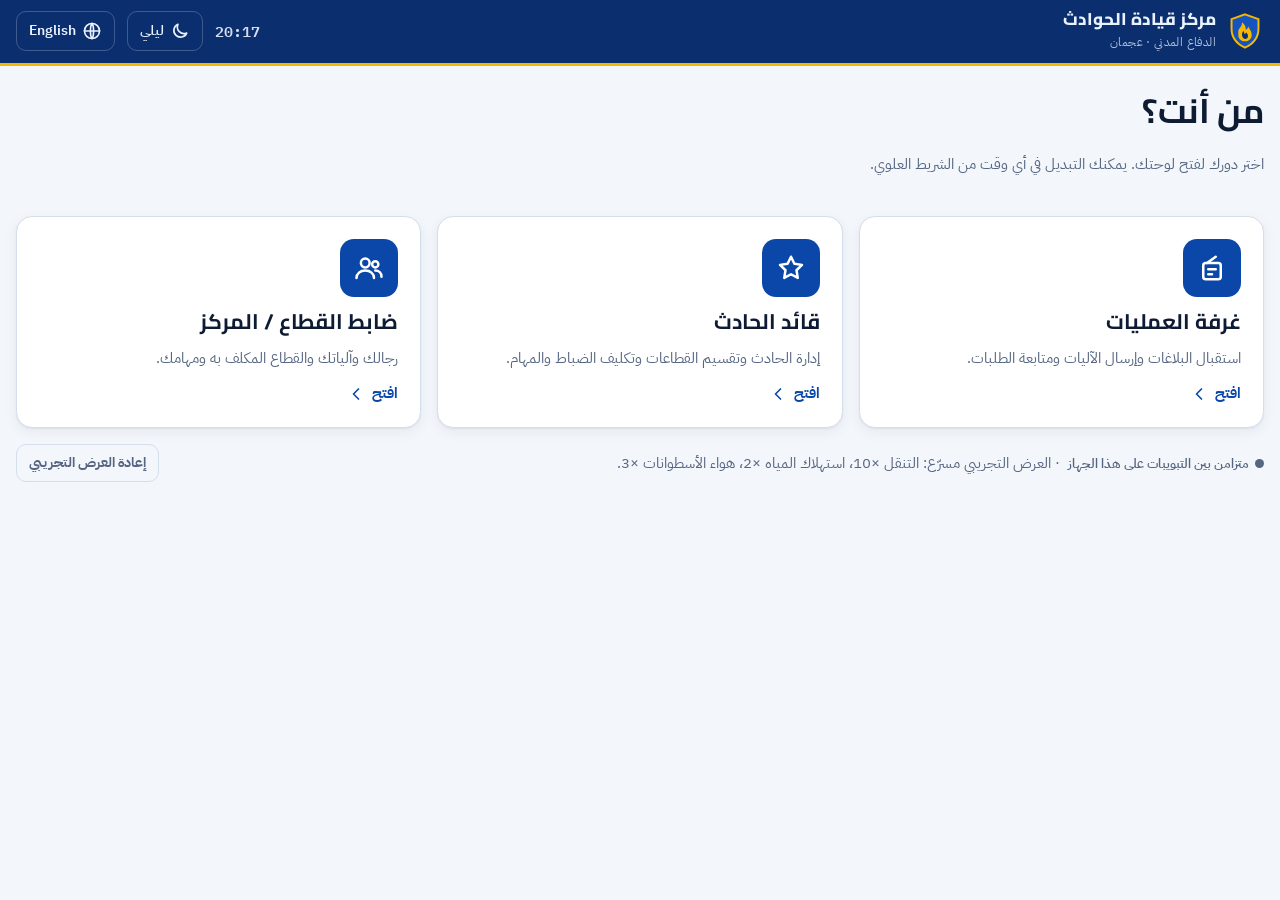
<file: dashboard/index.html>
<!doctype html>
<html lang="ar" dir="rtl">
<head>
<meta charset="utf-8">
<meta name="viewport" content="width=device-width, initial-scale=1, viewport-fit=cover">
<title>مركز قيادة الحوادث</title>
<meta name="description" content="لوحات قيادة الحوادث: غرفة العمليات، قائد الحادث، وضابط القطاع">
<link rel="preconnect" href="https://fonts.googleapis.com">
<link rel="stylesheet" href="https://fonts.googleapis.com/css2?family=Cairo:wght@600;700;800&family=IBM+Plex+Sans+Arabic:wght@400;500;600;700&family=IBM+Plex+Mono:wght@500;600&display=swap">
<link rel="stylesheet" href="style.css">
</head>
<body>
<div id="app"></div>
<script src="data.js"></script>
<script src="app.js"></script>
</body>
</html>
</file>
<file: dashboard/style.css>
/* Incident Command — layout: sticky blue command bar, then one task-focused screen per role.
   Brand: logo blue + yellow. Red/orange/green are reserved for status, never decoration. */
:root{
  --bg:#F3F6FB; --surface:#FFFFFF; --surface2:#EAF0F8; --line:#D5DEEB; --ink:#0D1B33; --muted:#566682;
  --brand:#0B47A8; --brand-ink:#FFFFFF; --bar:#0A2E6E; --bar-ink:#EAF1FF; --yellow:#F6B800; --yellow-ink:#1B1600; --yellow-soft:#FFF3C4;
  --crit:#C8213A; --crit-soft:#FBE3E7; --warn:#C96A00; --warn-soft:#FDEBD3; --ok:#11804F; --ok-soft:#DDF3E8; --info-soft:#E1EAFB;
  --shadow:0 1px 2px rgba(13,27,51,.06),0 4px 14px rgba(13,27,51,.06);
  --f-display:'Cairo','Segoe UI',Tahoma,sans-serif; --f-body:'IBM Plex Sans Arabic','Segoe UI',Tahoma,sans-serif; --f-mono:'IBM Plex Mono',ui-monospace,Menlo,monospace;
  --r:12px;
}
@media (prefers-color-scheme: dark){:root:not([data-theme="light"]){
  --bg:#07101E; --surface:#0E1A2D; --surface2:#15243B; --line:#22344F; --ink:#E7EEF8; --muted:#94A4BE;
  --brand:#3E7BEA; --brand-ink:#FFFFFF; --bar:#081A3A; --bar-ink:#DCE7FF; --yellow:#FFC933; --yellow-ink:#1B1600; --yellow-soft:#3A3010;
  --crit:#FF5468; --crit-soft:#3A121B; --warn:#FFA03A; --warn-soft:#3A2510; --ok:#3CD48C; --ok-soft:#0F3324; --info-soft:#14284A;
  --shadow:0 1px 2px rgba(0,0,0,.3),0 6px 18px rgba(0,0,0,.25); color-scheme:dark}}
:root[data-theme="dark"]{
  --bg:#07101E; --surface:#0E1A2D; --surface2:#15243B; --line:#22344F; --ink:#E7EEF8; --muted:#94A4BE;
  --brand:#3E7BEA; --brand-ink:#FFFFFF; --bar:#081A3A; --bar-ink:#DCE7FF; --yellow:#FFC933; --yellow-ink:#1B1600; --yellow-soft:#3A3010;
  --crit:#FF5468; --crit-soft:#3A121B; --warn:#FFA03A; --warn-soft:#3A2510; --ok:#3CD48C; --ok-soft:#0F3324; --info-soft:#14284A;
  --shadow:0 1px 2px rgba(0,0,0,.3),0 6px 18px rgba(0,0,0,.25); color-scheme:dark}
:root[data-theme="light"]{color-scheme:light}

*{box-sizing:border-box}
html,body{min-height:100%}
body{margin:0;background:var(--bg);color:var(--ink);font:15px/1.55 var(--f-body);-webkit-tap-highlight-color:transparent}
button{font:inherit;color:inherit;cursor:pointer}
button:focus-visible,input:focus-visible,textarea:focus-visible{outline:3px solid var(--yellow);outline-offset:2px}
h1,h2,h3{font-family:var(--f-display);margin:0;line-height:1.25;text-wrap:balance}
.mono{font-family:var(--f-mono);font-variant-numeric:tabular-nums;direction:ltr;unicode-bidi:isolate}
.muted{color:var(--muted)}
svg.i{width:20px;height:20px;flex:none;vertical-align:middle}

/* command bar */
.bar{position:sticky;top:env(safe-area-inset-top,0px);z-index:20;background:var(--bar);color:var(--bar-ink);border-bottom:3px solid var(--yellow)}
.bar-in{display:flex;align-items:center;gap:12px;padding:10px 16px;max-width:1440px;margin:0 auto;flex-wrap:wrap}
.brand{display:flex;align-items:center;gap:10px;min-width:0}
.brand svg{width:38px;height:38px;flex:none}
.brand b{font:800 17px/1.15 var(--f-display);display:block}
.brand small{font-size:11.5px;opacity:.75;letter-spacing:.4px}
.bar .sp{flex:1}
.role-chip{display:flex;align-items:center;gap:8px;background:rgba(255,255,255,.1);border:1px solid rgba(255,255,255,.18);border-radius:999px;padding:5px 12px 5px 6px;font-weight:600;font-size:13.5px}
.role-chip i{display:grid;place-items:center;width:26px;height:26px;border-radius:50%;background:var(--yellow);color:var(--yellow-ink);font-style:normal}
.clock{font:600 15px var(--f-mono);opacity:.9}
.ib{display:inline-flex;align-items:center;gap:6px;height:40px;padding:0 12px;border-radius:10px;border:1px solid rgba(255,255,255,.22);background:transparent;color:var(--bar-ink);font-weight:600;font-size:13.5px}
.ib:hover{background:rgba(255,255,255,.1)}

.wrap{max-width:1440px;margin:0 auto;padding-inline:16px;padding-block:16px 40px;display:flex;flex-direction:column;gap:16px}
.hint{display:flex;align-items:center;gap:10px;background:var(--yellow-soft);border:1px solid var(--yellow);color:var(--ink);border-radius:var(--r);padding:10px 14px;font-weight:600}
.hint .n{display:grid;place-items:center;width:26px;height:26px;border-radius:50%;background:var(--yellow);color:var(--yellow-ink);font:800 13px var(--f-display);flex:none}

/* generic blocks */
.panel{background:var(--surface);border:1px solid var(--line);border-radius:var(--r);box-shadow:var(--shadow);min-width:0}
.ph{display:flex;align-items:center;gap:10px;padding:12px 16px;border-bottom:1px solid var(--line)}
.ph h2{font-size:17px}
.ph .sp{flex:1}
.pb{padding:14px 16px;display:flex;flex-direction:column;gap:10px}
.cols{display:grid;grid-template-columns:minmax(0,1fr) 380px;gap:16px;align-items:start}
.cols.l{grid-template-columns:360px minmax(0,1fr)}
@media (max-width:980px){.cols,.cols.l{grid-template-columns:1fr}}
.grid{display:grid;gap:12px;grid-template-columns:repeat(auto-fill,minmax(230px,1fr))}
.lbl{font-size:12px;font-weight:700;letter-spacing:.6px;color:var(--muted);text-transform:uppercase}

/* buttons */
.btn{display:inline-flex;align-items:center;justify-content:center;gap:8px;min-height:48px;padding:0 18px;border-radius:12px;border:1px solid var(--line);background:var(--surface2);font-weight:700;font-size:15px}
.btn:hover{border-color:var(--brand)}
.btn.pri{background:var(--yellow);border-color:var(--yellow);color:var(--yellow-ink)}
.btn.pri:hover{filter:brightness(1.05)}
.btn.blue{background:var(--brand);border-color:var(--brand);color:var(--brand-ink)}
.btn.red{background:var(--crit);border-color:var(--crit);color:#fff}
.btn.ghost{background:transparent}
.btn.sm{min-height:38px;padding:0 12px;font-size:13.5px;border-radius:10px}
.btn.wide{width:100%}
.btn[disabled]{opacity:.45;cursor:not-allowed}

/* pills / chips */
.pill{display:inline-flex;align-items:center;gap:6px;border-radius:999px;padding:2px 10px;font-size:12.5px;font-weight:700;white-space:nowrap;background:var(--surface2);color:var(--muted)}
.pill::before{content:"";width:7px;height:7px;border-radius:50%;background:currentColor}
.pill.crit{background:var(--crit-soft);color:var(--crit)} .pill.warn{background:var(--warn-soft);color:var(--warn)}
.pill.ok{background:var(--ok-soft);color:var(--ok)} .pill.info{background:var(--info-soft);color:var(--brand)}
.chips{display:flex;flex-wrap:wrap;gap:8px}
.chip{display:inline-flex;align-items:center;gap:6px;min-height:40px;padding:0 12px;border-radius:10px;border:1.5px solid var(--line);background:var(--surface);font-weight:700;font-size:13.5px}
.chip.on{border-color:var(--brand);background:var(--info-soft);color:var(--brand)}
.chip .dot{width:8px;height:8px;border-radius:50%;background:var(--muted)}
.dot.ok{background:var(--ok)}.dot.warn{background:var(--warn)}.dot.crit{background:var(--crit)}.dot.info{background:var(--brand)}

/* role picker */
.hero{display:flex;flex-direction:column;gap:6px;padding-block:8px}
.hero h1{font-size:clamp(24px,3.4vw,34px)}
.roles{display:grid;gap:16px;grid-template-columns:repeat(auto-fit,minmax(260px,1fr))}
.role{display:flex;flex-direction:column;align-items:flex-start;gap:12px;text-align:start;padding:22px;border-radius:16px;border:1.5px solid var(--line);background:var(--surface);box-shadow:var(--shadow);min-height:200px}
.role:hover{border-color:var(--yellow);transform:translateY(-2px);transition:.2s}
.role .ic{display:grid;place-items:center;width:58px;height:58px;border-radius:14px;background:var(--brand);color:#fff}
.role .ic svg{width:30px;height:30px}
.role h2{font-size:21px}
.role p{margin:0;color:var(--muted)}
.role .go{margin-top:auto;display:inline-flex;align-items:center;gap:6px;font-weight:800;color:var(--brand)}
.people{display:grid;gap:12px;grid-template-columns:repeat(auto-fill,minmax(240px,1fr))}
.person{display:flex;align-items:center;gap:12px;padding:14px;border-radius:14px;border:1.5px solid var(--line);background:var(--surface);text-align:start}
.person:hover{border-color:var(--yellow)}
.person[disabled]{opacity:.45;cursor:not-allowed}
.av{display:grid;place-items:center;width:46px;height:46px;border-radius:50%;background:var(--surface2);font:800 16px var(--f-display);color:var(--brand);flex:none}
.person b{display:block}
.person small{color:var(--muted)}

/* incident banner (from the SOC reference: red status strip + key figures) */
.ibanner{border-radius:var(--r);overflow:hidden;border:1px solid var(--line);background:var(--surface);box-shadow:var(--shadow)}
.ibanner .top{display:flex;align-items:center;gap:12px;flex-wrap:wrap;padding:10px 16px;background:var(--crit);color:#fff;font-weight:700}
.ibanner .top.ctl{background:var(--ok)} .ibanner .top.new{background:var(--warn)}
.ibanner .top .sp{flex:1}
.ibanner .body{display:grid;grid-template-columns:minmax(0,1.6fr) repeat(4,minmax(0,1fr));gap:0}
.ibanner .cell{padding:12px 16px;border-inline-start:1px solid var(--line);min-width:0}
.ibanner .cell:first-child{border-inline-start:0}
.ibanner .cell b{display:block;font:800 22px/1.2 var(--f-display)}
.ibanner .cell h2{font-size:19px}
@media (max-width:760px){.ibanner .body{grid-template-columns:repeat(2,minmax(0,1fr))}.ibanner .cell:first-child{grid-column:1/-1}.ibanner .cell{border-top:1px solid var(--line)}}

/* stepper */
.steps{display:flex;align-items:center;gap:6px;flex-wrap:wrap}
.step{display:flex;align-items:center;gap:8px;font-weight:700;font-size:13.5px;color:var(--muted)}
.step i{display:grid;place-items:center;width:28px;height:28px;border-radius:50%;border:2px solid var(--line);font-style:normal;font:800 12px var(--f-display)}
.step.done{color:var(--ok)} .step.done i{background:var(--ok);border-color:var(--ok);color:#fff}
.step.cur{color:var(--ink)} .step.cur i{border-color:var(--yellow);background:var(--yellow);color:var(--yellow-ink)}
.step+.step::before{content:"";width:22px;height:2px;background:var(--line)}

/* incident list cards */
.icard{display:flex;gap:12px;width:100%;text-align:start;padding:12px;border-radius:12px;border:1.5px solid var(--line);background:var(--surface)}
.icard.sel{border-color:var(--brand);background:var(--info-soft)}
.icard .lv{width:6px;border-radius:4px;background:var(--warn);flex:none}
.icard .lv.l3{background:var(--crit)} .icard .lv.l1{background:var(--brand)}
.icard .tx{min-width:0;flex:1;display:flex;flex-direction:column;gap:4px}
.icard b{font-family:var(--f-display);font-size:15.5px}
.row{display:flex;align-items:center;gap:8px;flex-wrap:wrap}
.row .sp{flex:1}

/* quick report tiles */
.tiles{display:grid;gap:10px;grid-template-columns:repeat(2,minmax(0,1fr))}
.tile{display:flex;flex-direction:column;align-items:center;justify-content:center;gap:6px;min-height:92px;padding:10px;border-radius:14px;border:1.5px solid var(--line);background:var(--surface);font-weight:800;font-family:var(--f-display);text-align:center}
.tile svg{width:30px;height:30px;color:var(--brand)}
.tile:hover,.tile.on{border-color:var(--yellow);background:var(--yellow-soft)}

/* units board */
.ugrid{display:grid;gap:10px;grid-template-columns:repeat(auto-fill,minmax(170px,1fr))}
.unit{display:flex;flex-direction:column;gap:6px;padding:12px;border-radius:12px;border:1px solid var(--line);background:var(--surface);border-top:4px solid var(--muted);text-align:start}
.unit.available{border-top-color:var(--ok)} .unit.enroute{border-top-color:var(--warn)} .unit.onscene{border-top-color:var(--crit)} .unit.out{border-top-color:var(--muted);opacity:.7}
.unit b{font:800 16px var(--f-display)}
.meter{height:7px;border-radius:4px;background:var(--surface2);overflow:hidden;direction:ltr}
.meter i{display:block;height:100%;background:var(--brand)}

/* sector cards */
.sector{display:flex;flex-direction:column;gap:10px;padding:14px;border-radius:14px;border:1.5px solid var(--line);background:var(--surface);text-align:start;box-shadow:var(--shadow);width:100%}
.sector:hover{border-color:var(--brand)}
.sector .hd{display:flex;align-items:center;gap:10px}
.sector .hd .ic{display:grid;place-items:center;width:40px;height:40px;border-radius:10px;background:var(--info-soft);color:var(--brand)}
.sector h3{font-size:17px}
.sector .need{display:flex;align-items:center;gap:8px;padding:8px 10px;border-radius:10px;background:var(--yellow-soft);border:1px dashed var(--yellow);font-weight:700}
.prog{height:8px;border-radius:4px;background:var(--surface2);overflow:hidden;direction:ltr}
.prog i{display:block;height:100%;background:var(--ok)}
.addsector{display:flex;align-items:center;justify-content:center;gap:8px;min-height:120px;border-radius:14px;border:2px dashed var(--line);background:transparent;font-weight:800;color:var(--muted)}
.addsector:hover{border-color:var(--yellow);color:var(--ink)}

/* log */
.log{display:flex;flex-direction:column;gap:8px;max-height:360px;overflow:auto}
.ent{display:flex;gap:10px;padding:8px 10px;border-radius:10px;background:var(--surface2);font-size:14px}
.ent .t{font:600 12px var(--f-mono);color:var(--muted);flex:none;padding-top:2px}
.ent b{font-size:12.5px;color:var(--brand)}
.ent.crit{background:var(--crit-soft)} .ent.crit b{color:var(--crit)}
.ent.ok b{color:var(--ok)}
.note{display:flex;gap:8px}
.note input{flex:1;min-width:0;height:44px;border-radius:10px;border:1px solid var(--line);background:var(--surface);color:var(--ink);padding:0 12px;font:inherit}

/* officer missions & crew */
.assign{display:flex;flex-direction:column;gap:6px;padding:18px;border-radius:16px;background:var(--brand);color:#fff}
.assign h1{font-size:clamp(22px,3vw,30px)}
.assign .row{color:#E4ECFF}
.assign.none{background:var(--surface2);color:var(--ink)}
.mis{display:flex;align-items:center;gap:12px;padding:12px;border-radius:12px;border:1px solid var(--line);background:var(--surface)}
.mis.done{opacity:.65}
.mis.done .tx{text-decoration:line-through}
.mis .tx{flex:1;min-width:0;font-weight:700}
.crew{display:grid;gap:10px;grid-template-columns:repeat(auto-fill,minmax(160px,1fr))}
.man{display:flex;align-items:center;gap:10px;padding:10px;border-radius:12px;border:1.5px solid var(--line);background:var(--surface);text-align:start}
.man.injured{border-color:var(--crit);background:var(--crit-soft)} .man.rest{border-color:var(--warn)}
.man small{display:block;color:var(--muted);font-size:12px}
.actbar{display:grid;gap:10px;grid-template-columns:repeat(3,minmax(0,1fr))}
@media (max-width:640px){.actbar{grid-template-columns:1fr}}
.btn.big{min-height:64px;font-size:16.5px}
.pulse{animation:pulse 1.6s infinite}
@keyframes pulse{0%{box-shadow:0 0 0 0 color-mix(in srgb,var(--yellow) 60%,transparent)}100%{box-shadow:0 0 0 14px transparent}}

/* mayday banner */
.mayday{display:flex;align-items:center;gap:12px;flex-wrap:wrap;padding:12px 16px;border-radius:var(--r);background:var(--crit);color:#fff;font-weight:800}
.mayday .sp{flex:1}

/* modal & drawer */
.scrim{position:fixed;inset:0;z-index:40;background:rgba(4,10,22,.55);display:flex;align-items:flex-start;justify-content:center;padding:max(24px,env(safe-area-inset-top,0px)) 16px 24px;overflow:auto}
.modal{width:min(760px,100%);background:var(--surface);border-radius:16px;border:1px solid var(--line);box-shadow:0 20px 60px rgba(0,0,0,.35);display:flex;flex-direction:column}
.modal .ph h2{font-size:19px}
.mstep{display:flex;flex-direction:column;gap:8px}
.mstep .lbl{display:flex;align-items:center;gap:8px}
.mstep .lbl i{display:grid;place-items:center;width:22px;height:22px;border-radius:50%;background:var(--yellow);color:var(--yellow-ink);font:800 12px var(--f-display);font-style:normal}
.seg{display:grid;grid-template-columns:repeat(3,1fr);gap:8px}
.seg button{min-height:46px;border-radius:10px;border:1.5px solid var(--line);background:var(--surface);font-weight:800}
.seg button.on{border-color:var(--brand);background:var(--brand);color:#fff}
.seg button.on.l3{background:var(--crit);border-color:var(--crit)} .seg button.on.l2{background:var(--warn);border-color:var(--warn)}
.mfoot{display:flex;gap:10px;padding:14px 16px;border-top:1px solid var(--line);flex-wrap:wrap}
.x{display:grid;place-items:center;width:40px;height:40px;border-radius:10px;border:1px solid var(--line);background:var(--surface2)}

.toast{position:fixed;z-index:60;bottom:calc(20px + env(safe-area-inset-bottom,0px));inset-inline:0;margin:0 auto;width:max-content;max-width:calc(100% - 32px);background:var(--ink);color:var(--bg);padding:12px 18px;border-radius:12px;font-weight:700;box-shadow:0 10px 30px rgba(0,0,0,.3)}
.empty{padding:22px;text-align:center;color:var(--muted);border:1.5px dashed var(--line);border-radius:12px}
.kv{display:grid;grid-template-columns:auto 1fr;gap:4px 12px;font-size:14px}
.kv span:nth-child(odd){color:var(--muted)}
@media (prefers-reduced-motion:reduce){*{animation:none!important;transition:none!important}}

/* ---- v2: Ajman ops data, 360° sector map, tanks, SCBA air, sync ---- */
.stack{display:flex;flex-direction:column;gap:16px;min-width:0}
.ibanner .body.four{grid-template-columns:repeat(4,minmax(0,1fr))}
@media (max-width:760px){.ibanner .body.four{grid-template-columns:repeat(2,minmax(0,1fr))}.ibanner .body.four .cell:first-child{grid-column:auto}}
.icard .lv.crit,.icard .lv.high{background:var(--crit)} .icard .lv.med{background:var(--warn)} .icard .lv.low{background:var(--brand)}
.count{font:700 12px var(--f-mono);min-width:24px;height:24px;display:inline-grid;place-items:center;border-radius:999px;background:var(--crit);color:#fff;padding:0 7px}
.sync{display:inline-flex;align-items:center;gap:6px;font-size:12.5px;color:var(--muted);font-weight:600}
.sync i{width:9px;height:9px;border-radius:50%;background:var(--muted)}
.sync.on i{background:var(--ok);box-shadow:0 0 0 3px color-mix(in srgb,var(--ok) 25%,transparent)}
.rcard{display:flex;flex-direction:column;gap:6px;padding:12px;border-radius:12px;border:1px solid var(--line);border-inline-start:4px solid var(--crit);background:var(--surface)}
.rcard p{margin:0;font-size:14px}
.stmini-grid{display:grid;gap:10px;grid-template-columns:repeat(auto-fill,minmax(220px,1fr))}
.stmini{display:flex;flex-direction:column;gap:8px;padding:12px;border-radius:12px;border:1px solid var(--line);background:var(--surface);min-width:0}
.stmini b{font-size:14px}
.sdot{width:10px;height:10px;border-radius:50%;background:var(--sc,var(--brand));flex:none}
.vchip{display:inline-flex;align-items:center;gap:5px;font:600 12px var(--f-mono);padding:3px 8px;border-radius:7px;border:1px solid var(--line);background:var(--surface2);direction:ltr}
.vchip.out{opacity:.5}
.tankrow{display:flex;align-items:center;justify-content:space-between;gap:8px;font-size:12.5px}
.tankrow .mono{font-size:12.5px}
.meter.warn i{background:var(--warn)} .meter.crit i{background:var(--crit)} .meter.ok i{background:var(--ok)}
.meter.foam i{background:var(--yellow)}
.meter.air{height:9px} .meter.air i{background:var(--ok)} .meter.air.warn i{background:var(--warn)} .meter.air.crit i{background:var(--crit)}
.meter.flowing i{background-image:repeating-linear-gradient(45deg,rgba(255,255,255,.35) 0 6px,transparent 6px 12px);background-size:17px 17px;animation:flow .8s linear infinite}
@keyframes flow{to{background-position:-17px 0}}
.unit.pump{border-top-color:var(--brand)}
.envrow{flex-direction:row;align-items:center;flex-wrap:wrap;gap:10px}
.env{display:inline-flex;align-items:center;gap:6px;min-height:40px;padding:0 10px;border-radius:10px;border:1px solid var(--line);background:var(--surface2);font-weight:600;font-size:13.5px;color:var(--ink)}
.env.hz{border-color:var(--crit);background:var(--crit-soft);color:var(--crit)}
.mini{display:inline-grid;place-items:center;width:30px;height:30px;border-radius:8px;border:1px solid var(--line);background:var(--surface);padding:0}
.mini svg.i{width:16px;height:16px}
.ch{font:600 11px var(--f-mono);padding:1px 6px;border-radius:5px;background:var(--surface2);color:var(--muted);direction:ltr;white-space:nowrap}
/* 360° map: the incident in the centre, building sides A–D around it */
.map360{position:relative;min-height:470px;border-radius:14px;border:1px solid var(--line);overflow:hidden;
  background:radial-gradient(circle at 50% 50%,color-mix(in srgb,var(--crit) 16%,transparent),transparent 34%),repeating-radial-gradient(circle at 50% 50%,transparent 0 60px,color-mix(in srgb,var(--brand) 9%,transparent) 60px 61px),var(--surface)}
.map360 .axis{position:absolute;background:color-mix(in srgb,var(--brand) 18%,transparent)}
.map360 .ax-v{left:50%;top:0;bottom:0;width:1px} .map360 .ax-h{top:50%;left:0;right:0;height:1px}
.core{position:absolute;left:50%;top:50%;transform:translate(-50%,-50%);display:flex;flex-direction:column;align-items:center;gap:2px;padding:12px 16px;border-radius:12px;background:var(--crit);color:#fff;z-index:2;box-shadow:0 0 0 8px color-mix(in srgb,var(--crit) 20%,transparent)}
.core svg.i{width:26px;height:26px}
.core b{font:700 14px var(--f-mono)} .core small{font-size:12px;opacity:.9}
.node{display:flex;flex-direction:column;gap:6px;width:min(250px,40%);padding:10px 12px;border-radius:12px;border:1.5px solid var(--line);border-top:4px solid var(--sc,var(--line));background:var(--surface);text-align:start;box-shadow:var(--shadow);z-index:3}
.map360 .node{position:absolute}
.grid .node{width:100%}
.node:hover{border-color:var(--sc,var(--brand))}
.node b{font-family:var(--f-display);font-size:14.5px}
.node .sdot{background:var(--sc,var(--muted))}
.need-t{color:var(--warn);font-weight:800}
.n-A{top:12px;left:50%;transform:translateX(-50%)} .n-C{bottom:12px;left:50%;transform:translateX(-50%)}
[dir="rtl"] .n-B,[dir="ltr"] .n-B{right:12px;top:50%;transform:translateY(-50%)} .n-D{left:12px;top:50%;transform:translateY(-50%)}
.ss-crit{--sc:var(--crit)} .ss-active{--sc:var(--warn)} .ss-stable{--sc:var(--brand)} .ss-ctrl{--sc:var(--ok)}
@media (max-width:760px){.map360{min-height:0;display:grid;grid-template-columns:1fr;gap:8px;padding:10px}.map360 .axis{display:none}.core,.map360 .node{position:static;transform:none;width:auto}}
.alerts{list-style:none;margin:0;padding:0;display:flex;flex-direction:column;gap:6px}
.alerts li{display:flex;gap:8px;align-items:center;padding:8px 10px;border-radius:10px;background:var(--surface2);font-size:14px;font-weight:600}
.alerts li.crit{background:var(--crit-soft);color:var(--crit)} .alerts li.warn{background:var(--warn-soft);color:var(--warn)}
.seg.four{grid-template-columns:repeat(4,1fr)}
@media (max-width:520px){.seg.four{grid-template-columns:repeat(2,1fr)}}
.seg button.on.s-low,.seg button.on.ss-stable{background:var(--brand);border-color:var(--brand)}
.seg button.on.s-med,.seg button.on.ss-active{background:var(--warn);border-color:var(--warn)}
.seg button.on.s-high,.seg button.on.s-crit,.seg button.on.ss-crit{background:var(--crit);border-color:var(--crit)}
.seg button.on.ss-ctrl{background:var(--ok);border-color:var(--ok)}
.tiles.areas{grid-template-columns:repeat(auto-fill,minmax(130px,1fr))}
.tiles.areas .tile{min-height:56px;font-size:14px}
.frow{display:grid;gap:10px;grid-template-columns:repeat(auto-fit,minmax(200px,1fr));margin-top:8px}
.f{display:flex;flex-direction:column;gap:4px;font-size:13px;color:var(--muted);font-weight:600}
.f input{height:44px;border-radius:10px;border:1px solid var(--line);background:var(--surface);color:var(--ink);padding:0 12px;font:inherit}
details.mstep summary{cursor:pointer;list-style:none;display:flex;align-items:center;gap:6px}
details.mstep summary::before{content:"+";display:grid;place-items:center;width:22px;height:22px;border-radius:50%;background:var(--surface2);font-weight:800}
details[open].mstep summary::before{content:"−"}
.person.sel{border-color:var(--brand);background:var(--info-soft)}
.man{flex-direction:column;align-items:stretch;gap:6px}
.manb{display:flex;align-items:center;gap:10px;border:0;background:none;padding:0;text-align:start}
.manb small{display:block;color:var(--muted);font-size:12px}
.man.field{border-color:var(--brand)}
.assign .lbl{color:#CFE0FF}
</file>
